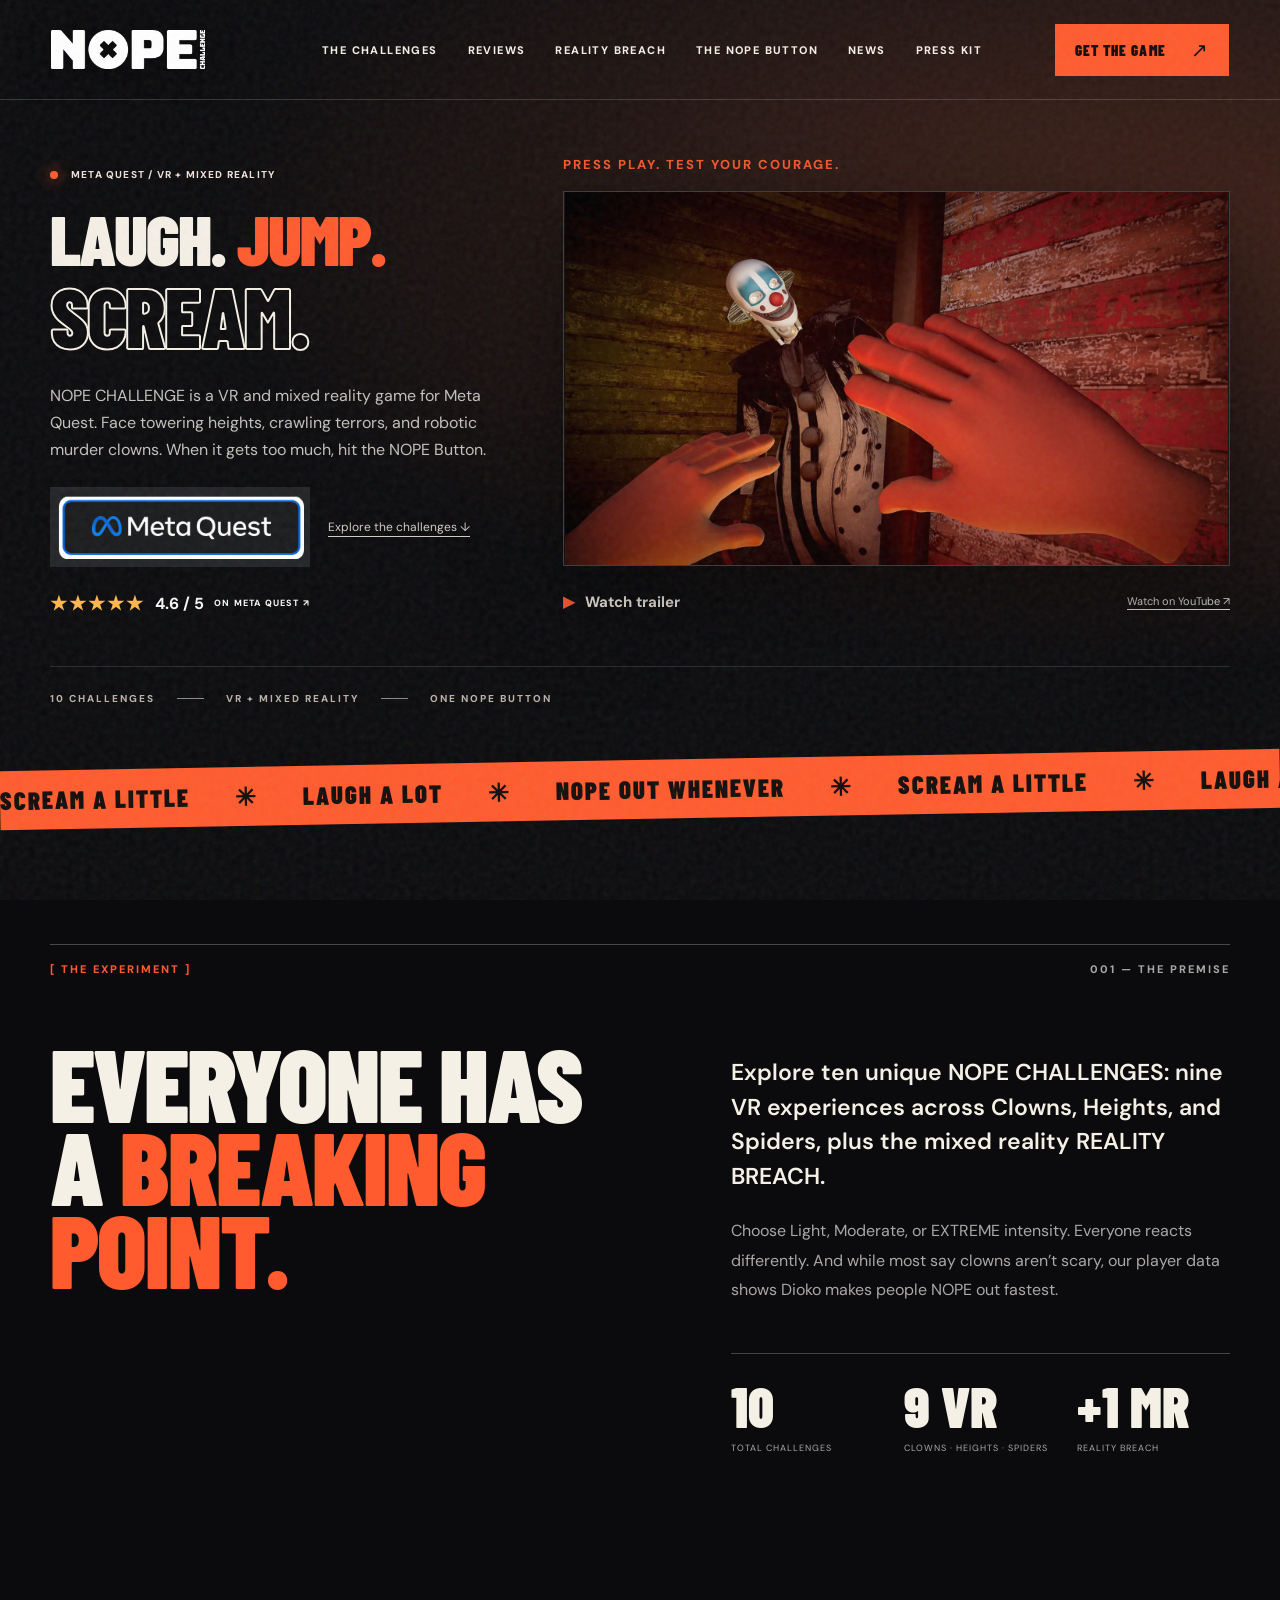
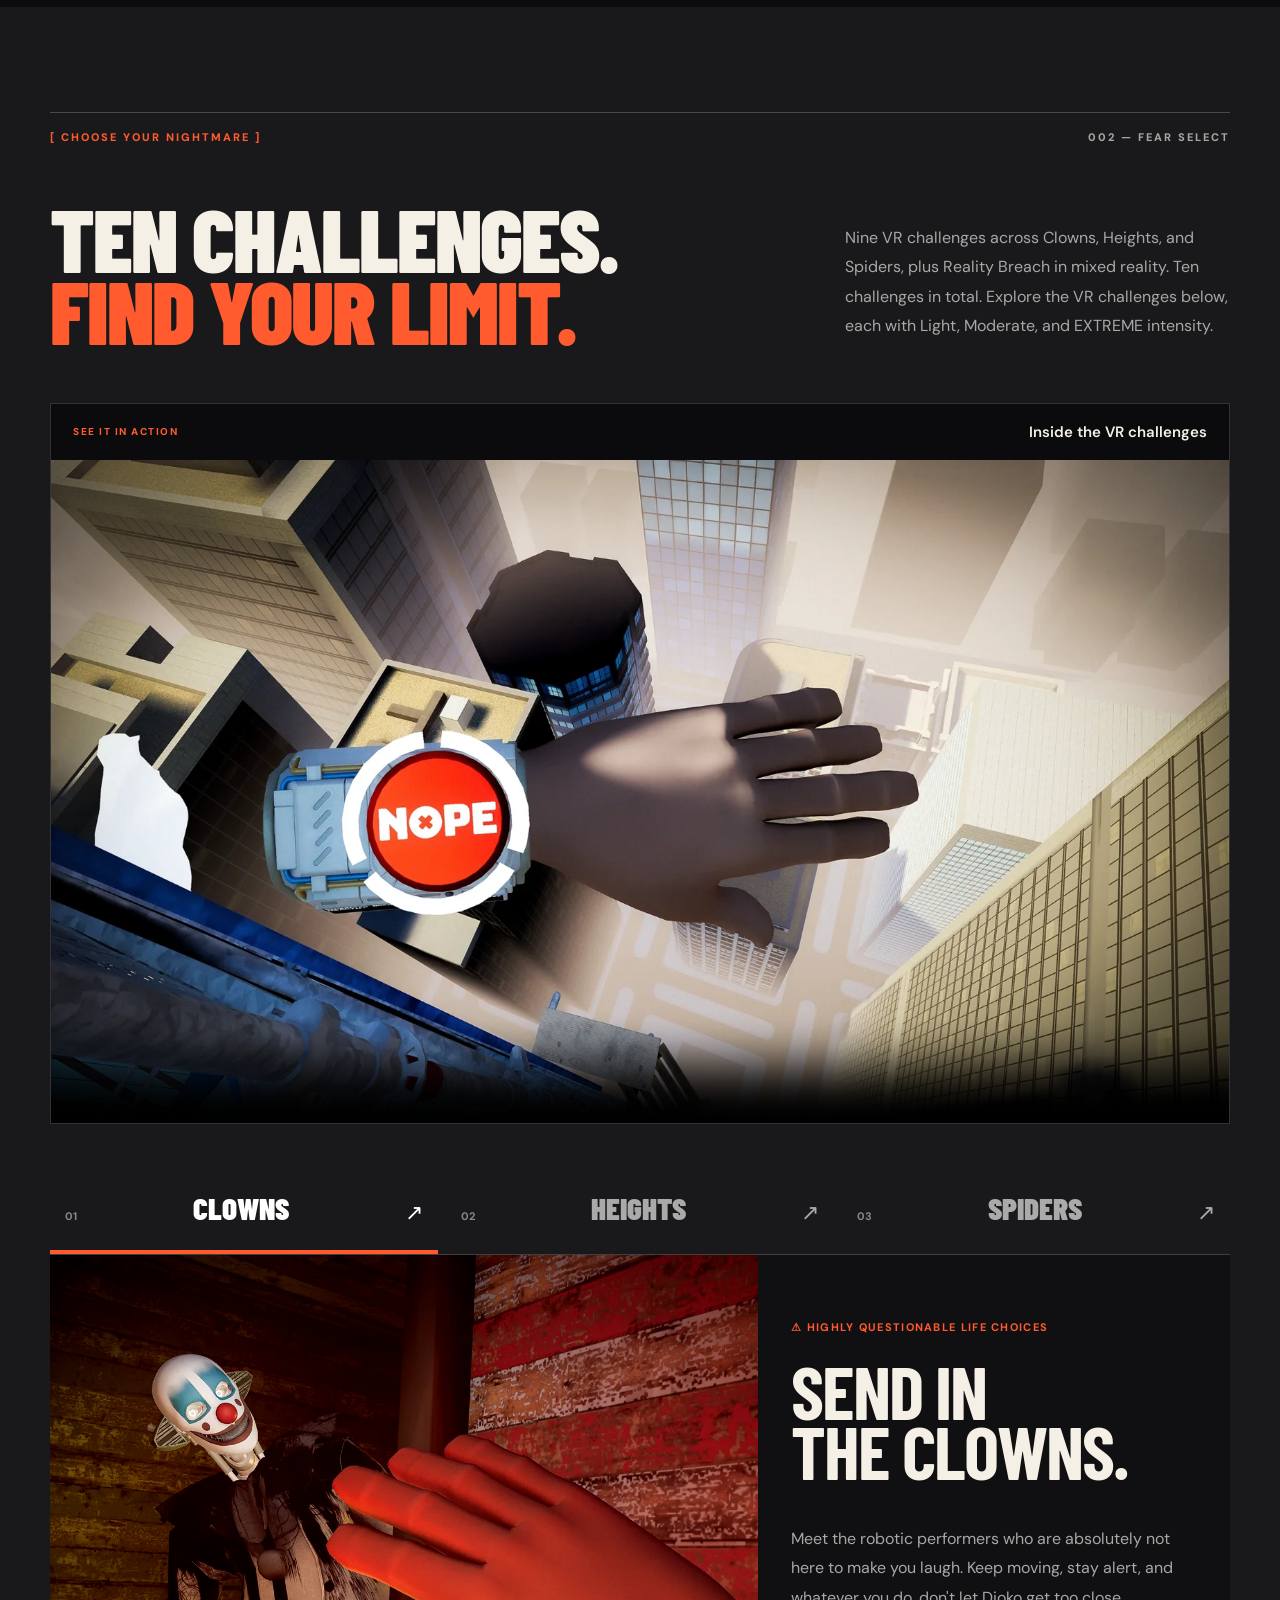
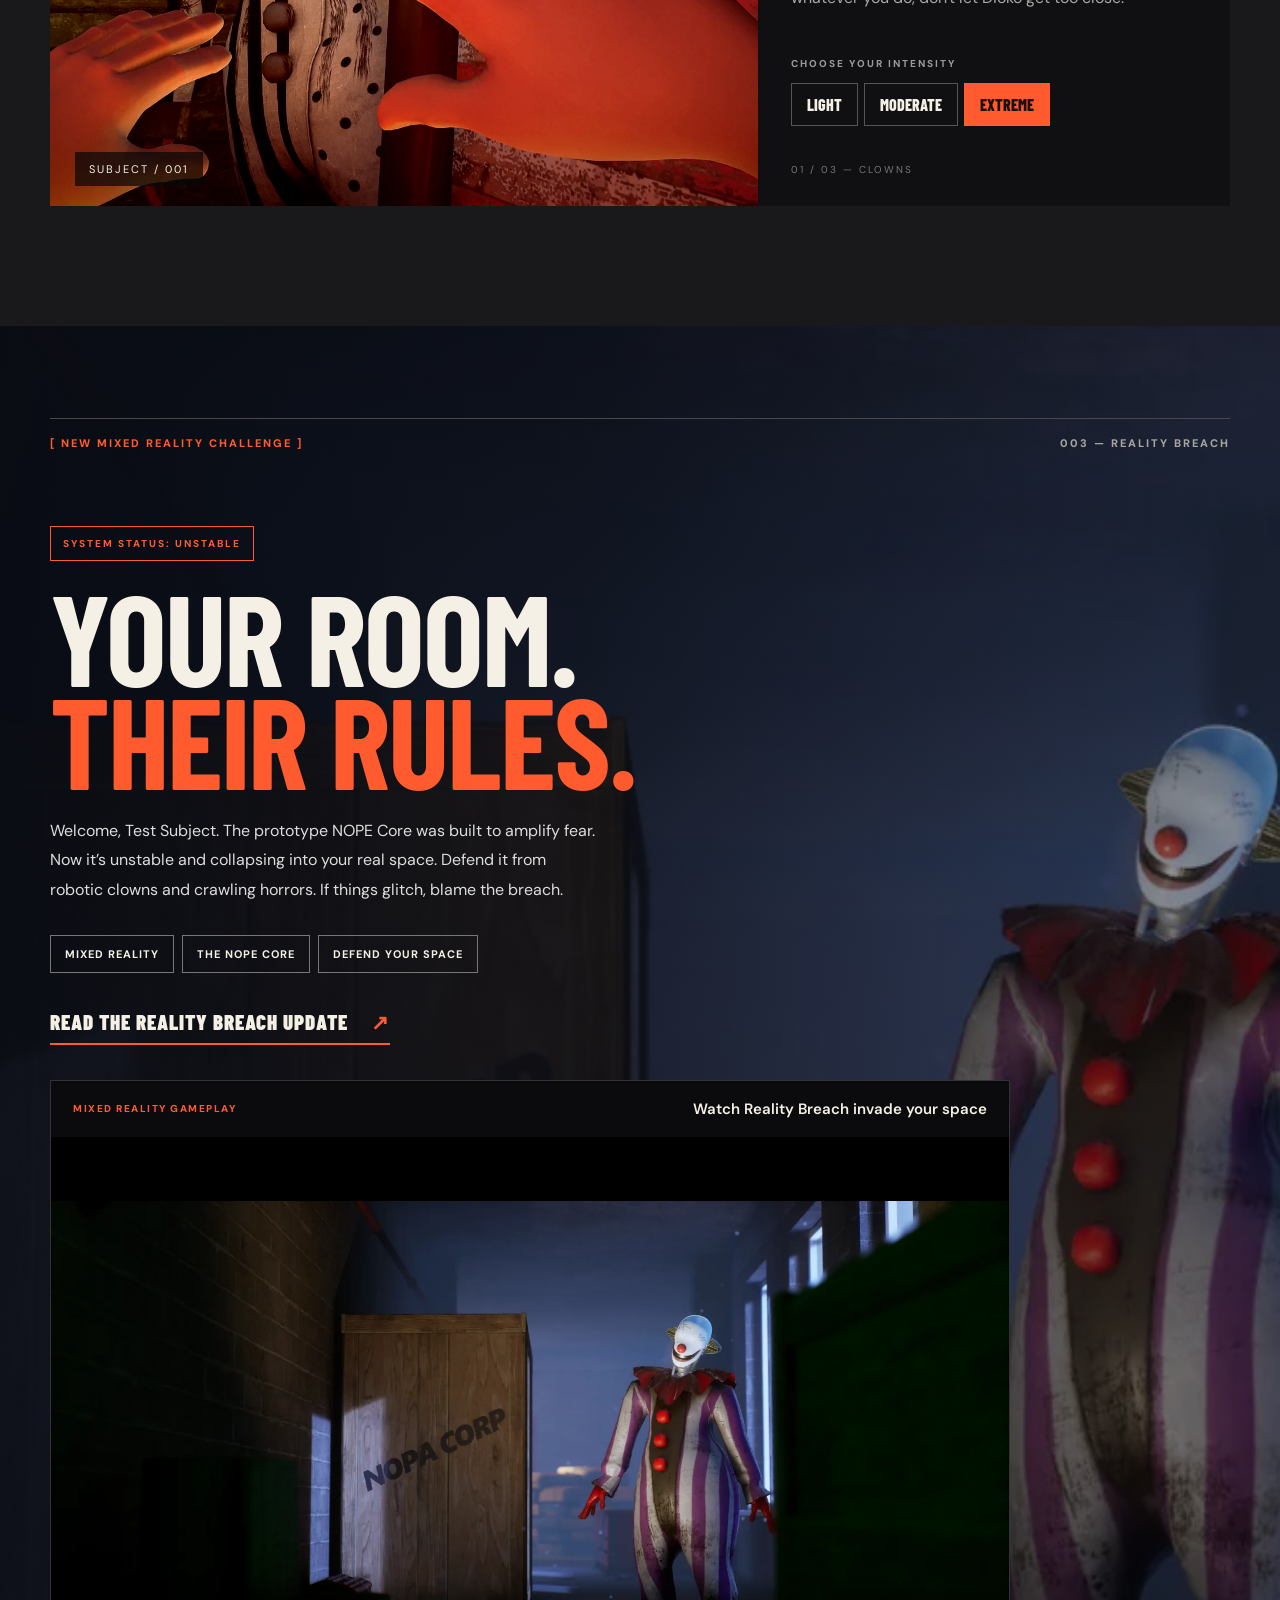
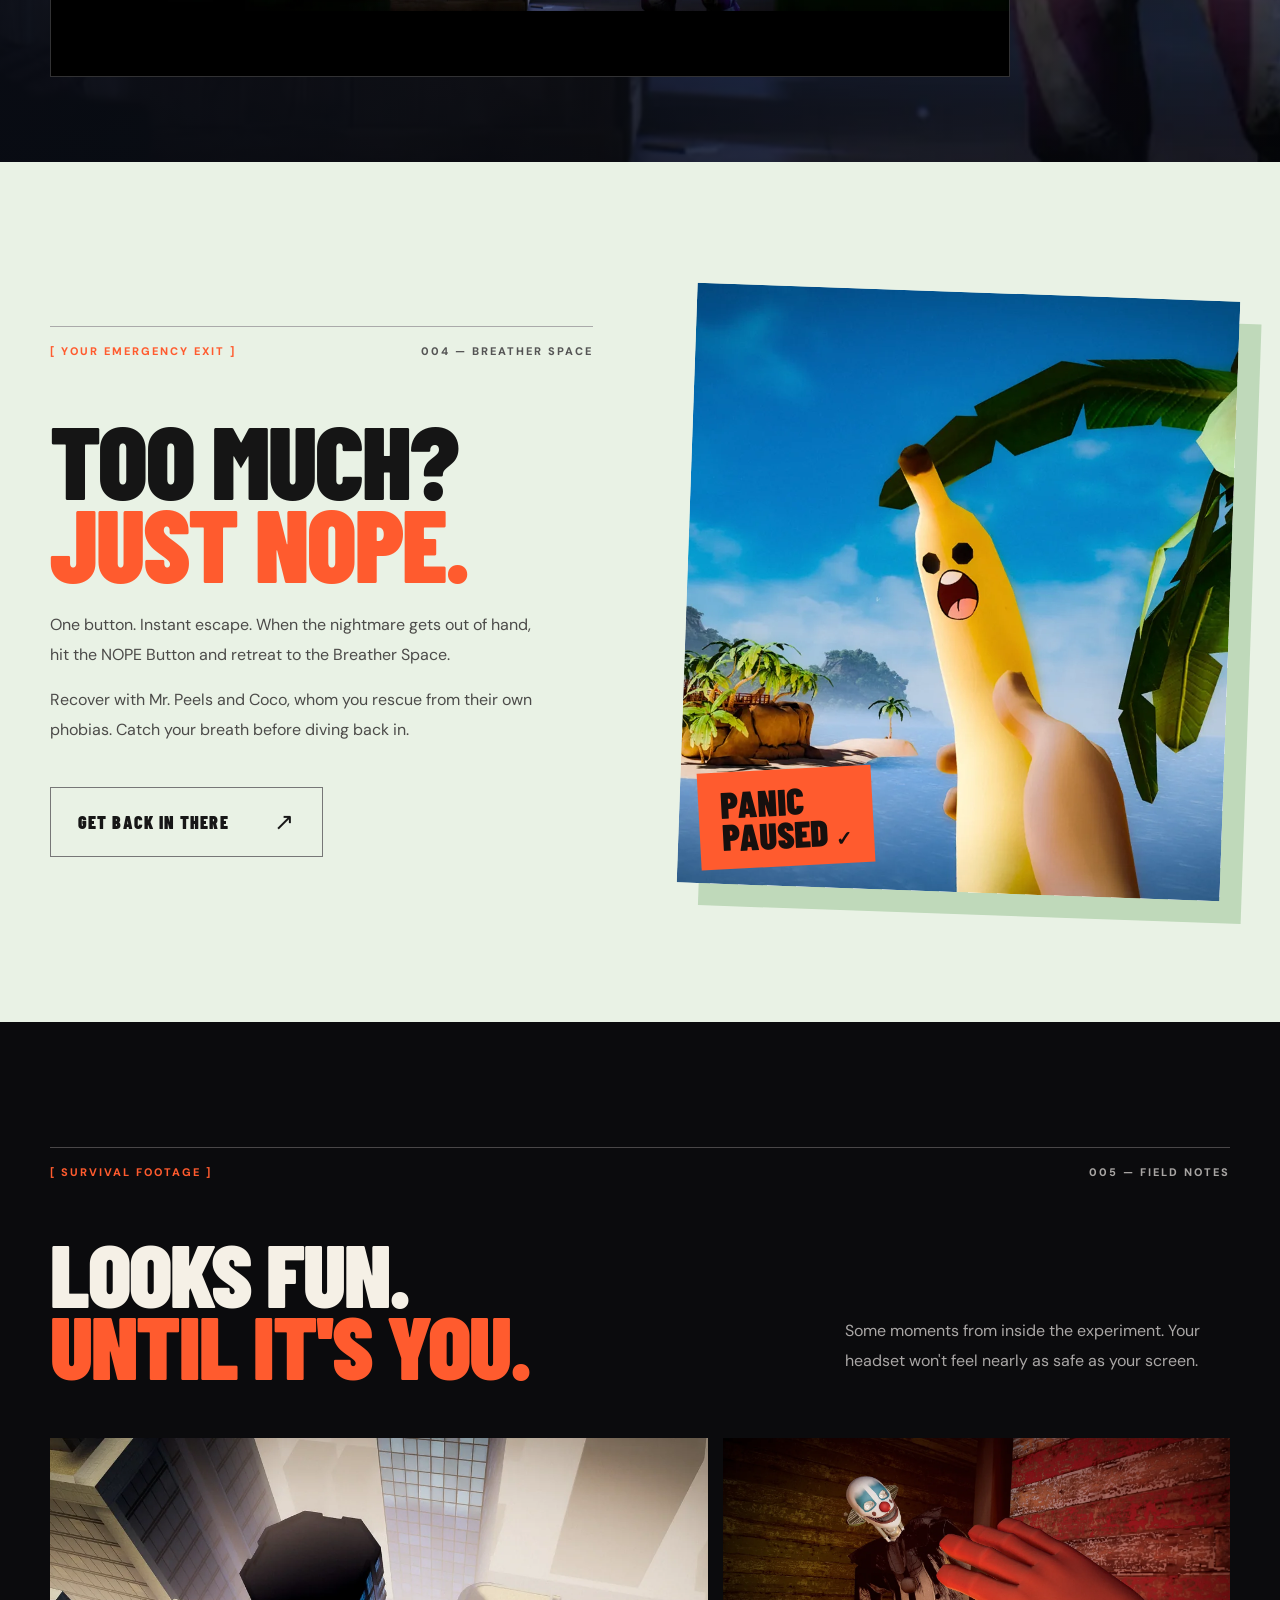
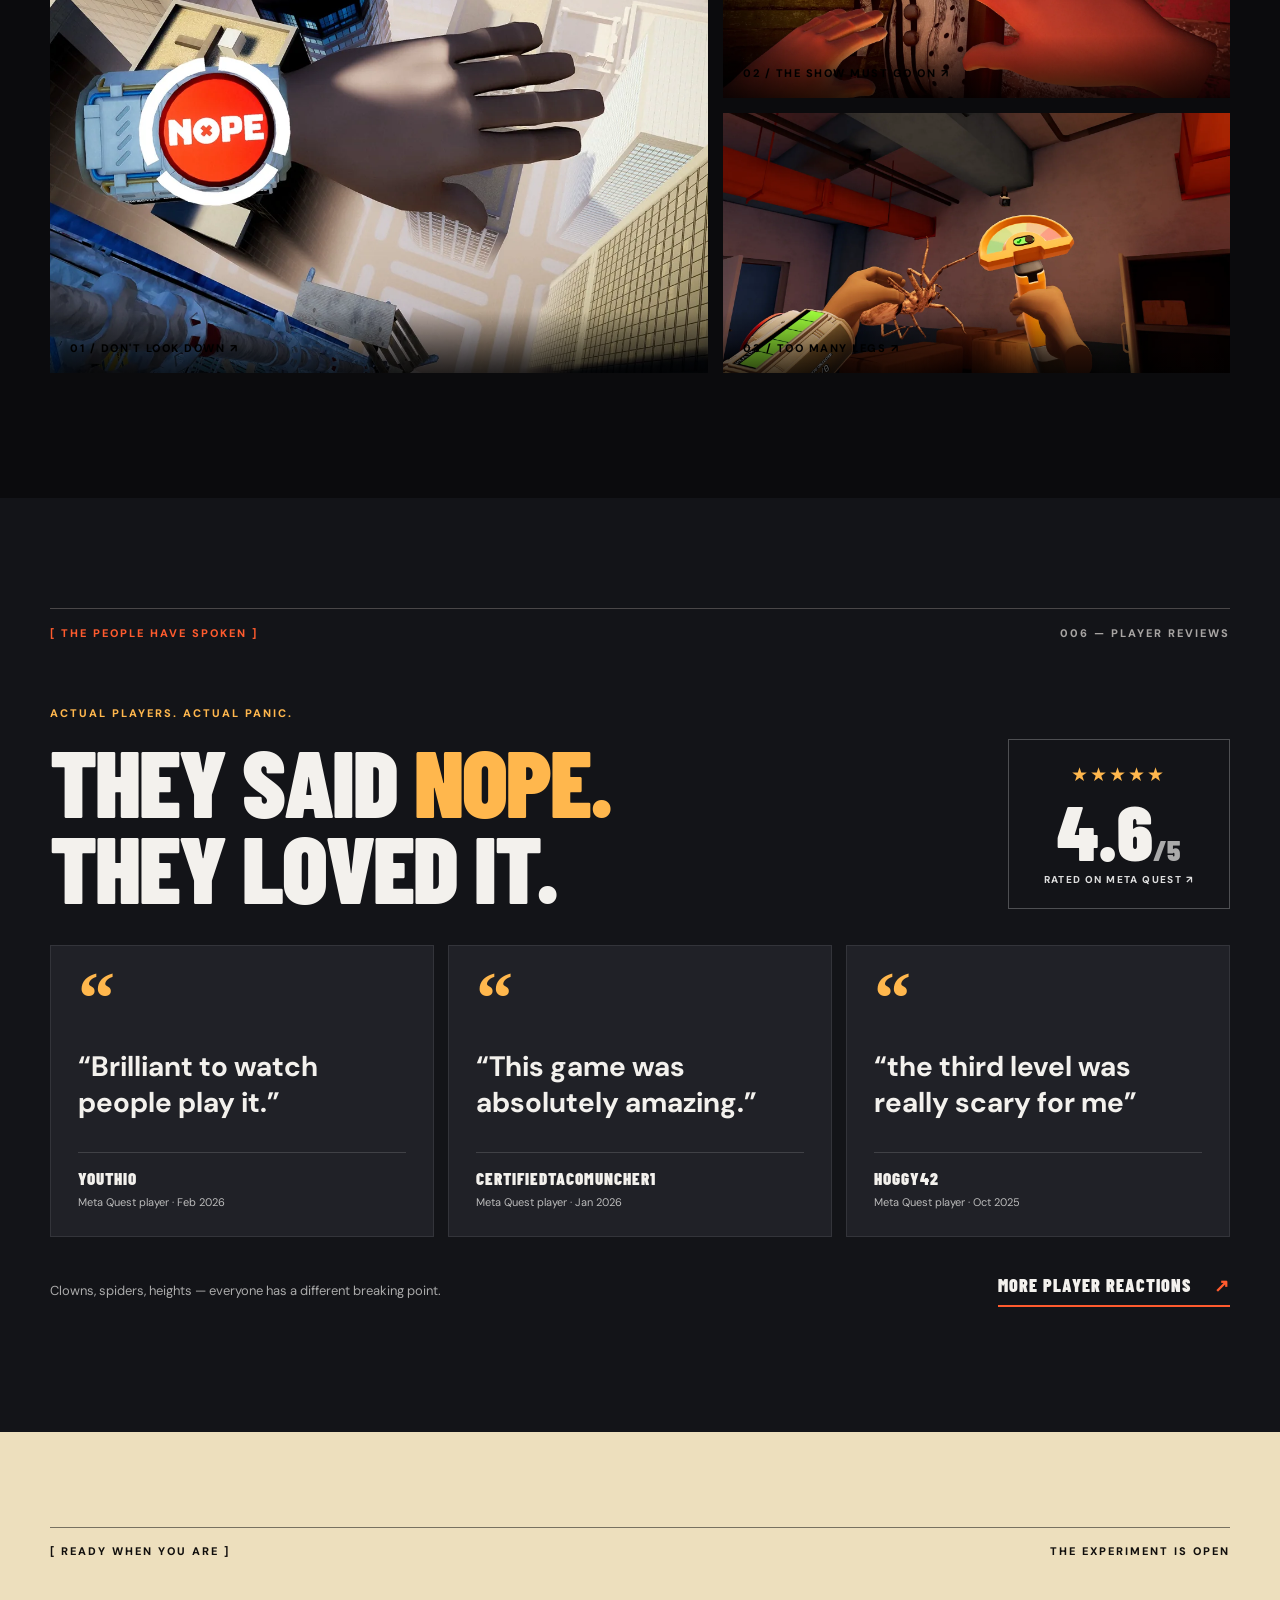
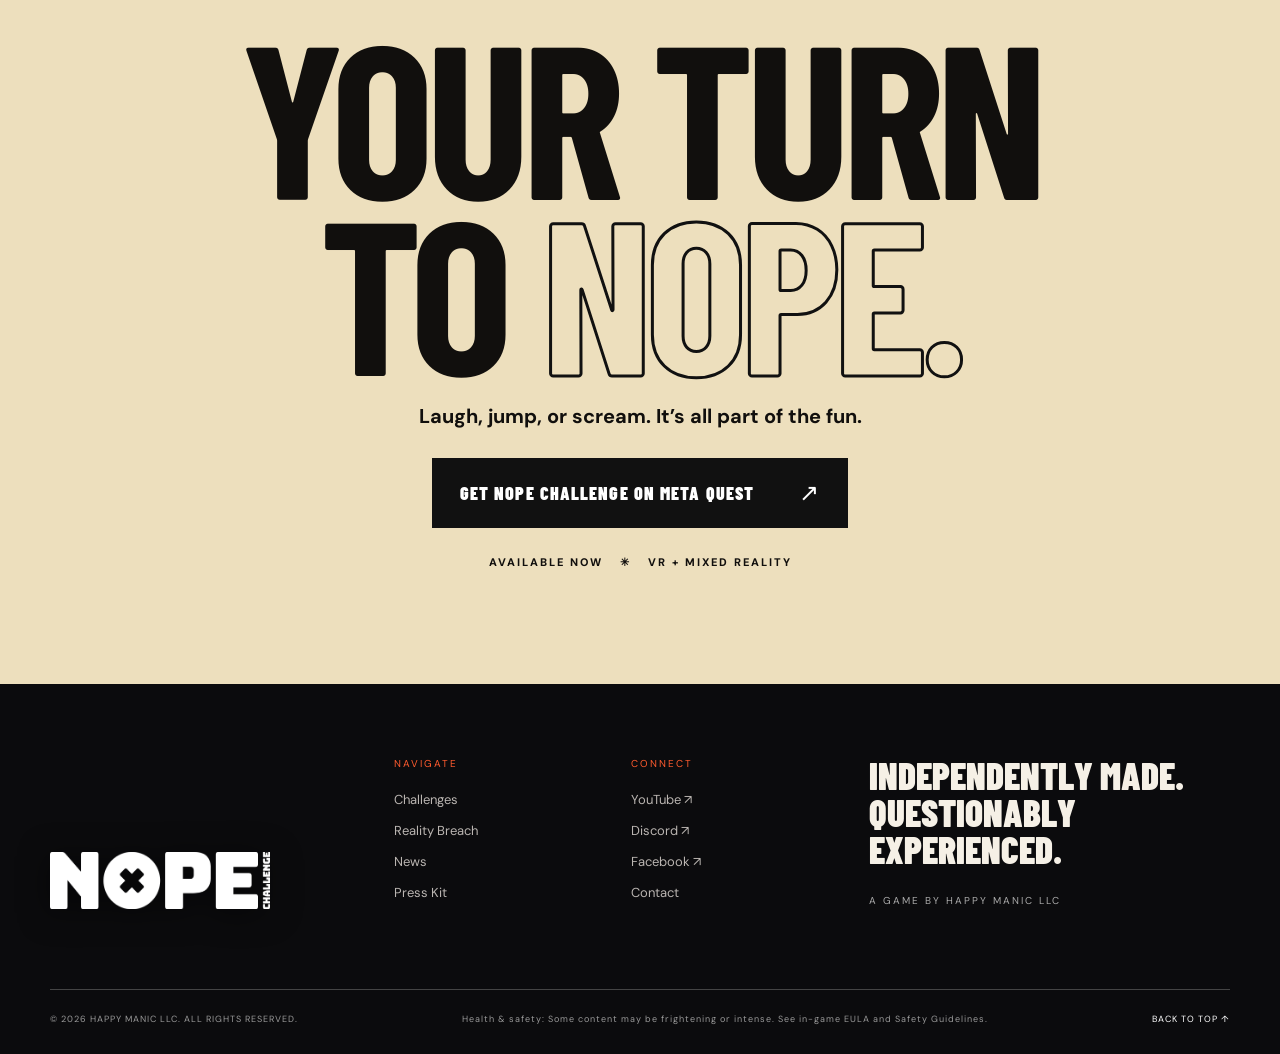
<file: index.html>
<!doctype html><html lang="en"><head><meta charset="UTF-8"><meta name="viewport" content="width=device-width,initial-scale=1"><meta name="theme-color" content="#0b0b0d"><link rel="preconnect" href="https://fonts.googleapis.com"><link rel="preconnect" href="https://fonts.gstatic.com" crossorigin><link href="https://fonts.googleapis.com/css2?family=Barlow+Condensed:wght@600;700;800;900&family=DM+Sans:wght@400;500;600;700&display=swap" rel="stylesheet"><link rel="stylesheet" href="styles.css"><link rel="icon" type="image/svg+xml" href="assets/favicon.svg"><title>NOPE CHALLENGE — VR &amp; Mixed Reality Game for Meta Quest</title><meta name="description" content="Play NOPE CHALLENGE on Meta Quest: nine VR challenges featuring clowns, heights, and spiders, plus Reality Breach in mixed reality. Watch gameplay and trailers."><link rel="canonical" href="https://nopechallenge.com/"><meta property="og:type" content="website"><meta property="og:site_name" content="NOPE CHALLENGE"><meta property="og:title" content="NOPE CHALLENGE — VR &amp; Mixed Reality Game for Meta Quest"><meta property="og:description" content="Play NOPE CHALLENGE on Meta Quest: nine VR challenges featuring clowns, heights, and spiders, plus Reality Breach in mixed reality. Watch gameplay and trailers."><meta property="og:url" content="https://nopechallenge.com/"><meta property="og:image" content="https://nopechallenge.com/assets/social-preview.jpg"><meta property="og:image:alt" content="NOPE CHALLENGE official trailer artwork featuring a robotic clown"><meta name="twitter:card" content="summary_large_image"><meta name="twitter:title" content="NOPE CHALLENGE — VR &amp; Mixed Reality Game for Meta Quest"><meta name="twitter:description" content="Play NOPE CHALLENGE on Meta Quest: nine VR challenges featuring clowns, heights, and spiders, plus Reality Breach in mixed reality. Watch gameplay and trailers."><meta name="twitter:image" content="https://nopechallenge.com/assets/social-preview.jpg"><script type="application/ld+json">{"@context":"https://schema.org","@graph":[{"@type":"Organization","@id":"https://nopechallenge.com/#developer","name":"Happy Manic LLC","url":"https://happymanic.com/"},{"@type":"WebSite","@id":"https://nopechallenge.com/#website","url":"https://nopechallenge.com/","name":"NOPE CHALLENGE","publisher":{"@id":"https://nopechallenge.com/#developer"},"inLanguage":"en"},{"@type":"WebPage","@id":"https://nopechallenge.com/#page","url":"https://nopechallenge.com/","name":"NOPE CHALLENGE — VR & Mixed Reality Game for Meta Quest","description":"Play NOPE CHALLENGE on Meta Quest: nine VR challenges featuring clowns, heights, and spiders, plus Reality Breach in mixed reality. Watch gameplay and trailers.","isPartOf":{"@id":"https://nopechallenge.com/#website"},"about":{"@id":"https://nopechallenge.com/#game"}},{"@type":"VideoGame","@id":"https://nopechallenge.com/#game","name":"NOPE CHALLENGE","url":"https://nopechallenge.com/","description":"A VR and mixed reality game for Meta Quest with nine VR challenges across clowns, heights, and spiders, plus the Reality Breach mixed reality challenge.","gamePlatform":"Meta Quest","image":"https://nopechallenge.com/assets/social-preview.jpg","publisher":{"@id":"https://nopechallenge.com/#developer"},"sameAs":["https://www.meta.com/experiences/4209841532432878/"]}]}</script></head><body>
<div class="noise" aria-hidden="true"></div><header class="nav"><a class="brand" href="#home" aria-label="NOPE CHALLENGE home"><img src="assets/logo-white.png" alt="NOPE CHALLENGE" class="site-logo"></a><nav id="navigation" aria-label="Main navigation"><a href="#challenges">THE CHALLENGES</a><a href="#reviews">REVIEWS</a><a href="#reality">REALITY BREACH</a><a href="#escape">THE NOPE BUTTON</a><a href="news/">NEWS</a><a href="press-kit/">PRESS KIT</a></nav><div class="nav-actions"><a class="button button-small" href="https://www.meta.com/experiences/4209841532432878/" target="_blank" rel="noopener noreferrer">GET THE GAME <span>↗</span></a><button class="menu-toggle" aria-controls="navigation" aria-expanded="false" aria-label="Toggle navigation">☰</button></div></header>
<main id="home"><section class="hero hero-trailer"><div class="hero-content container">
<div class="hero-heading"><div class="eyebrow"><span class="dot"></span> META QUEST / VR + MIXED REALITY</div><h1>LAUGH. <em>JUMP.</em><span class="hero-subhead">SCREAM.</span></h1></div>
<div class="trailer-feature" id="trailer"><div class="trailer-kicker">PRESS PLAY. TEST YOUR COURAGE.</div><div class="trailer-screen" id="trailer-screen"><button class="trailer-play" id="trailer-play" aria-label="Play the NOPE CHALLENGE official launch trailer"><img src="https://i.ytimg.com/vi/BD7g0WxrY_4/maxresdefault.jpg" alt="NOPE CHALLENGE official launch trailer" onerror="this.onerror=null;this.src='assets/clowns.webp'"></button></div><div class="trailer-caption"><button type="button" class="trailer-control" id="trailer-control"><span aria-hidden="true">▶</span> Watch trailer</button><a href="https://www.youtube.com/watch?v=BD7g0WxrY_4" target="_blank" rel="noopener noreferrer">Watch on YouTube ↗</a></div></div>
<div class="hero-details"><p>NOPE CHALLENGE is a VR and mixed reality game for Meta Quest. Face towering heights, crawling terrors, and robotic murder clowns. When it gets too much, hit the NOPE Button.</p><div class="hero-buttons"><a href="https://www.meta.com/experiences/4209841532432878/" class="button quest-store-button" target="_blank" rel="noopener noreferrer"><img src="assets/meta-quest-button.png" alt="Get NOPE CHALLENGE on Meta Quest" width="354" height="108"></a><a class="hero-explore" href="#challenges">Explore the challenges ↓</a></div><a class="hero-rating" href="https://www.meta.com/experiences/4209841532432878/" target="_blank" rel="noopener noreferrer"><span class="rating-stars" aria-hidden="true">★★★★★</span><strong>4.6 / 5</strong><span>ON META QUEST ↗</span></a></div>
<div class="hero-meta"><span>10 CHALLENGES</span><span class="line"></span><span>VR + MIXED REALITY</span><span class="line"></span><span>ONE NOPE BUTTON</span></div></div></section>
<section class="marquee" aria-label="Game themes"><div>SCREAM A LITTLE <b>✳</b> LAUGH A LOT <b>✳</b> NOPE OUT WHENEVER <b>✳</b> SCREAM A LITTLE <b>✳</b> LAUGH A LOT <b>✳</b> NOPE OUT WHENEVER <b>✳</b></div></section>
<section class="intro container" id="intro"><div class="section-index">[ THE EXPERIMENT ] <span>001 — THE PREMISE</span></div><div class="intro-layout"><h2>EVERYONE HAS<br>A <span>BREAKING POINT.</span></h2><div class="intro-copy"><p class="lead">Explore ten unique NOPE CHALLENGES: nine VR experiences across Clowns, Heights, and Spiders, plus the mixed reality REALITY BREACH.</p><p>Choose Light, Moderate, or EXTREME intensity. Everyone reacts differently. And while most say clowns aren’t scary, our player data shows Dioko makes people NOPE out fastest.</p><div class="micro-stats"><div><strong>10</strong><small>TOTAL CHALLENGES</small></div><div><strong>9 VR</strong><small>CLOWNS · HEIGHTS · SPIDERS</small></div><div><strong>+1 MR</strong><small>REALITY BREACH</small></div></div></div></div></section>
<section class="challenges" id="challenges"><div class="container"><div class="section-index">[ CHOOSE YOUR NIGHTMARE ] <span>002 — FEAR SELECT</span></div><div class="section-title-row"><h2>TEN CHALLENGES.<br><span>FIND YOUR LIMIT.</span></h2><p>Nine VR challenges across Clowns, Heights, and Spiders, plus Reality Breach in mixed reality. Ten challenges in total. Explore the VR challenges below, each with Light, Moderate, and EXTREME intensity.</p></div><figure class="gameplay-preview"><figcaption><span>SEE IT IN ACTION</span><strong>Inside the VR challenges</strong></figcaption><video controls autoplay muted loop playsinline preload="metadata" poster="assets/heights.webp" aria-label="NOPE CHALLENGE VR gameplay preview"><source src="assets/NopeChallenge_VR.mp4" type="video/mp4">Your browser does not support this video. <a href="assets/NopeChallenge_VR.mp4">Watch the VR gameplay clip</a>.</video></figure><div class="fear-tabs" role="tablist" aria-label="Choose a fear"><button class="fear-tab active" role="tab" id="tab-clowns" aria-selected="true" aria-controls="fear-panel" data-fear="clowns"><span>01</span> CLOWNS <span>↗</span></button><button class="fear-tab" role="tab" id="tab-heights" aria-selected="false" aria-controls="fear-panel" data-fear="heights"><span>02</span> HEIGHTS <span>↗</span></button><button class="fear-tab" role="tab" id="tab-spiders" aria-selected="false" aria-controls="fear-panel" data-fear="spiders"><span>03</span> SPIDERS <span>↗</span></button></div><div class="fear-panel" id="fear-panel" role="tabpanel" aria-labelledby="tab-clowns"><div class="fear-image"><img id="fear-image" src="assets/clowns.webp" alt="A sinister mechanical clown inside a dark room"><div class="image-corner">SUBJECT / 001</div></div><div class="fear-info"><div class="warning">⚠ HIGHLY QUESTIONABLE LIFE CHOICES</div><h3 id="fear-title">SEND IN<br>THE CLOWNS.</h3><p id="fear-description">Meet the robotic performers who are absolutely not here to make you laugh. Keep moving, stay alert, and whatever you do, don't let Dioko get too close.</p><div class="intensity-label">CHOOSE YOUR INTENSITY</div><div class="intensity"><span>LIGHT</span><span>MODERATE</span><span class="hot">EXTREME</span></div><span class="fear-counter" id="fear-counter">01 / 03 — CLOWNS</span></div></div></div></section>
<section class="breach" id="reality"><div class="breach-backdrop"></div><div class="container breach-content"><div class="section-index">[ NEW MIXED REALITY CHALLENGE ] <span>003 — REALITY BREACH</span></div><div class="breach-copy"><div class="red-tag">SYSTEM STATUS: UNSTABLE</div><h2>YOUR ROOM.<br><span>THEIR RULES.</span></h2><p>Welcome, Test Subject. The prototype NOPE Core was built to amplify fear. Now it’s unstable and collapsing into your real space. Defend it from robotic clowns and crawling horrors. If things glitch, blame the breach.</p><div class="feature-chips"><span>MIXED REALITY</span><span>THE NOPE CORE</span><span>DEFEND YOUR SPACE</span></div><a class="text-link" href="news/">READ THE REALITY BREACH UPDATE <span>↗</span></a></div><figure class="gameplay-preview mr-preview"><figcaption><span>MIXED REALITY GAMEPLAY</span><strong>Watch Reality Breach invade your space</strong></figcaption><video controls autoplay muted loop playsinline preload="metadata" poster="assets/reality.webp" aria-label="NOPE CHALLENGE Reality Breach mixed reality gameplay preview"><source src="assets/NopeChallenge_MR.mp4" type="video/mp4">Your browser does not support this video. <a href="assets/NopeChallenge_MR.mp4">Watch the mixed reality clip</a>.</video></figure></div></section>
<section class="escape" id="escape"><div class="container escape-grid"><div class="escape-copy"><div class="section-index">[ YOUR EMERGENCY EXIT ] <span>004 — BREATHER SPACE</span></div><h2>TOO MUCH?<br><span>JUST NOPE.</span></h2><p>One button. Instant escape. When the nightmare gets out of hand, hit the NOPE Button and retreat to the Breather Space.</p><p>Recover with Mr. Peels and Coco, whom you rescue from their own phobias. Catch your breath before diving back in.</p><a class="button button-outline" href="https://www.meta.com/experiences/4209841532432878/" target="_blank" rel="noopener noreferrer">GET BACK IN THERE <span>↗</span></a></div><div class="escape-photo"><img src="assets/breather.webp" alt="The NOPE CHALLENGE Breather Space"><div class="photo-stamp">PANIC<br>PAUSED <span>✓</span></div></div></div></section>
<section class="gallery container" id="gallery"><div class="section-index">[ SURVIVAL FOOTAGE ] <span>005 — FIELD NOTES</span></div><div class="section-title-row"><h2>LOOKS FUN.<br><span>UNTIL IT'S YOU.</span></h2><p>Some moments from inside the experiment. Your headset won't feel nearly as safe as your screen.</p></div><div class="gallery-grid"><button class="gallery-item large" data-full="assets/heights.webp" aria-label="View heights screenshot"><img loading="lazy" src="assets/heights.webp" alt="NOPE CHALLENGE heights gameplay"><span>01 / DON'T LOOK DOWN ↗</span></button><button class="gallery-item" data-full="assets/clowns.webp" aria-label="View clown screenshot"><img loading="lazy" src="assets/clowns.webp" alt="NOPE CHALLENGE clown gameplay"><span>02 / THE SHOW MUST GO ON ↗</span></button><button class="gallery-item" data-full="assets/spiders.webp" aria-label="View spider screenshot"><img loading="lazy" src="assets/spiders.webp" alt="NOPE CHALLENGE spider gameplay"><span>03 / TOO MANY LEGS ↗</span></button></div></section>
<section class="reviews" id="reviews"><div class="container"><div class="section-index">[ THE PEOPLE HAVE SPOKEN ] <span>006 — PLAYER REVIEWS</span></div><div class="reviews-head"><div><p class="reviews-kicker">ACTUAL PLAYERS. ACTUAL PANIC.</p><h2>THEY SAID <em>NOPE.</em><br>THEY LOVED IT.</h2></div><a class="review-score" href="https://www.meta.com/experiences/4209841532432878/" target="_blank" rel="noopener noreferrer" aria-label="See player reviews on the Meta Quest store"><span class="rating-stars" aria-hidden="true">★★★★★</span><strong>4.6<span>/5</span></strong><small>RATED ON META QUEST ↗</small></a></div><div class="reviews-grid"><blockquote class="review-card"><span class="quote-mark">“</span><p>“Brilliant to watch people play it.”</p><footer><strong>YOUTHIO</strong><span>Meta Quest player · Feb 2026</span></footer></blockquote><blockquote class="review-card"><span class="quote-mark">“</span><p>“This game was absolutely amazing.”</p><footer><strong>CERTIFIEDTACOMUNCHER1</strong><span>Meta Quest player · Jan 2026</span></footer></blockquote><blockquote class="review-card"><span class="quote-mark">“</span><p>“the third level was really scary for me”</p><footer><strong>HOGGY42</strong><span>Meta Quest player · Oct 2025</span></footer></blockquote></div><div class="reviews-bottom"><p>Clowns, spiders, heights — everyone has a different breaking point.</p><a class="text-link" href="https://happymanic.com/" target="_blank" rel="noopener noreferrer">MORE PLAYER REACTIONS <span>↗</span></a></div></div></section>
<section class="closing"><div class="container"><div class="closing-top">[ READY WHEN YOU ARE ] <span>THE EXPERIMENT IS OPEN</span></div><h2>YOUR TURN<br>TO <em>NOPE.</em></h2><p>Laugh, jump, or scream. It’s all part of the fun.</p><a href="https://www.meta.com/experiences/4209841532432878/" target="_blank" rel="noopener noreferrer" class="button button-light">GET NOPE CHALLENGE ON META QUEST <span>↗</span></a><div class="closing-small">AVAILABLE NOW <span>✳</span> VR + MIXED REALITY</div></div></section></main>
<footer><div class="container footer-grid"><a class="brand footer-brand" href="#home"><img class="site-logo" src="assets/logo-white.png" alt="NOPE CHALLENGE"></a><div><span class="foot-label">NAVIGATE</span><a href="#challenges">Challenges</a><a href="#reality">Reality Breach</a><a href="news/">News</a><a href="press-kit/">Press Kit</a></div><div><span class="foot-label">CONNECT</span><a href="https://www.youtube.com/@nopechallenge" target="_blank" rel="noopener noreferrer">YouTube ↗</a><a href="https://discord.gg/AuGu7J6nq8" target="_blank" rel="noopener noreferrer">Discord ↗</a><a href="https://www.facebook.com/nopechallenge" target="_blank" rel="noopener noreferrer">Facebook ↗</a><a href="contact/">Contact</a></div><div class="foot-pitch"><p>INDEPENDENTLY MADE.<br>QUESTIONABLY EXPERIENCED.</p><span>A GAME BY HAPPY MANIC LLC</span></div></div><div class="container foot-bottom"><span>© <span id="year">2026</span> HAPPY MANIC LLC. ALL RIGHTS RESERVED.</span><span>Health &amp; safety: Some content may be frightening or intense. See in-game EULA and Safety Guidelines.</span><a href="#home">BACK TO TOP ↑</a></div></footer>
<dialog id="lightbox" aria-label="Screenshot viewer"><button id="lightbox-close" aria-label="Close screenshot">✕</button><img id="lightbox-image" alt="Expanded game screenshot"></dialog><script src="script.js"></script></body></html>
</file>
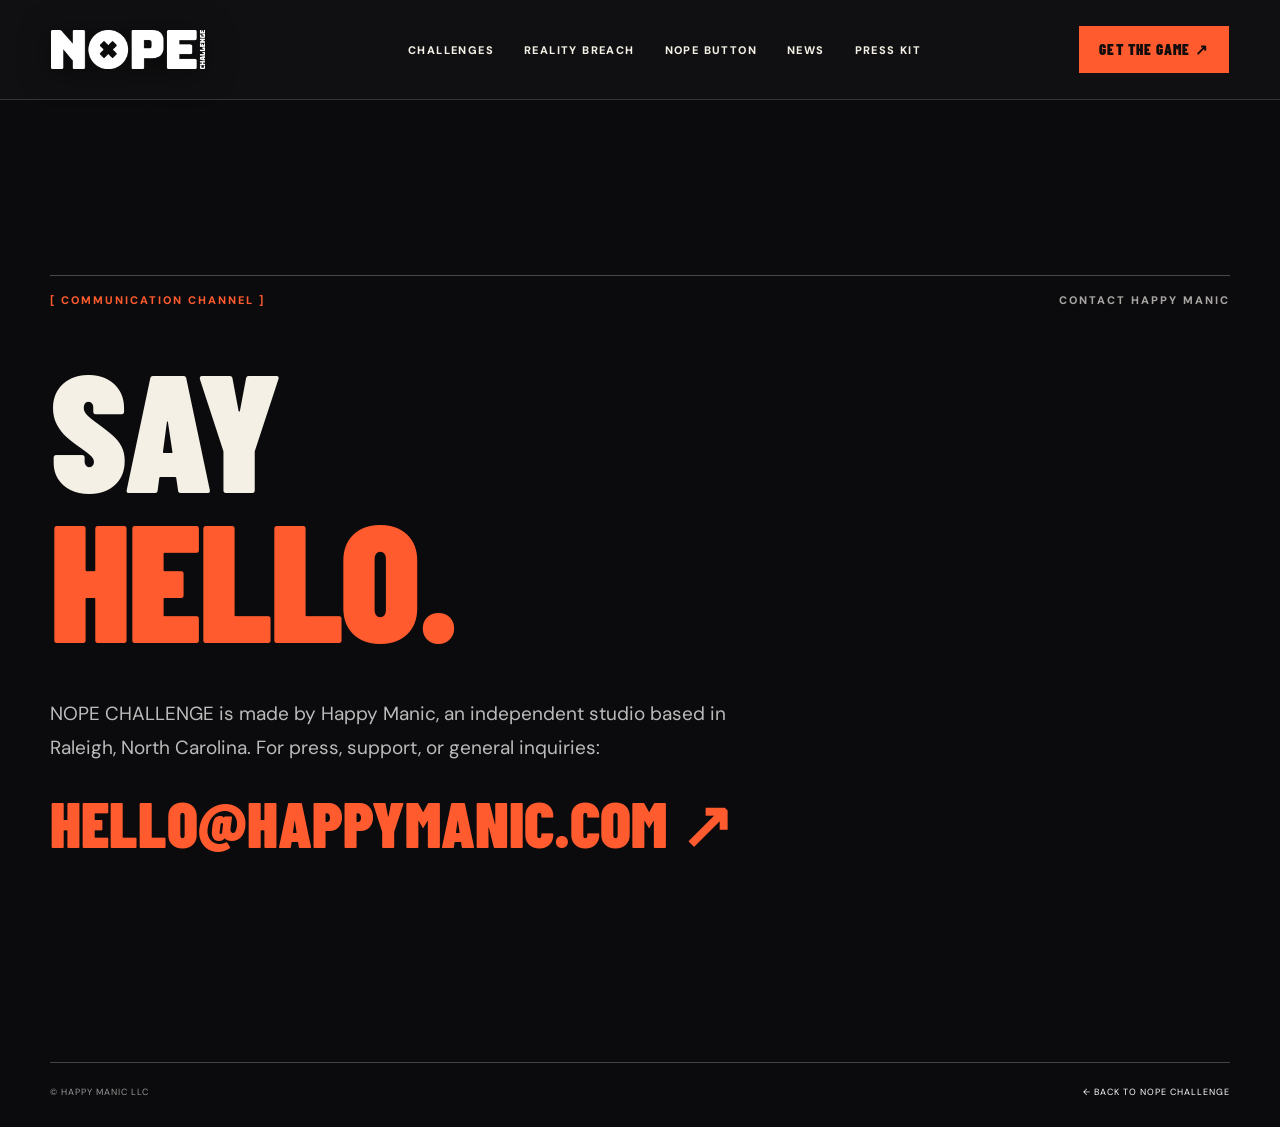
<file: contact/index.html>
<!doctype html><html lang="en"><head><meta charset="utf-8"><meta name="viewport" content="width=device-width,initial-scale=1"><link rel="stylesheet" href="../styles.css"><link href="https://fonts.googleapis.com/css2?family=Barlow+Condensed:wght@600;700;800;900&family=DM+Sans:wght@400;500;600;700&display=swap" rel="stylesheet"><link rel="icon" type="image/svg+xml" href="../assets/favicon.svg"><title>Contact Happy Manic — NOPE CHALLENGE</title><meta name="description" content="Contact Happy Manic, the developer of NOPE CHALLENGE, for game support, press requests, and general inquiries."><link rel="canonical" href="https://nopechallenge.com/contact/"><meta property="og:type" content="website"><meta property="og:site_name" content="NOPE CHALLENGE"><meta property="og:title" content="Contact Happy Manic — NOPE CHALLENGE"><meta property="og:description" content="Contact Happy Manic, the developer of NOPE CHALLENGE, for game support, press requests, and general inquiries."><meta property="og:url" content="https://nopechallenge.com/contact/"><meta property="og:image" content="https://nopechallenge.com/assets/social-preview.jpg"><meta property="og:image:alt" content="NOPE CHALLENGE official trailer artwork featuring a robotic clown"><meta name="twitter:card" content="summary_large_image"><meta name="twitter:title" content="Contact Happy Manic — NOPE CHALLENGE"><meta name="twitter:description" content="Contact Happy Manic, the developer of NOPE CHALLENGE, for game support, press requests, and general inquiries."><meta name="twitter:image" content="https://nopechallenge.com/assets/social-preview.jpg"><script type="application/ld+json">{"@context":"https://schema.org","@graph":[{"@type":"Organization","@id":"https://nopechallenge.com/#developer","name":"Happy Manic LLC","url":"https://happymanic.com/"},{"@type":"WebSite","@id":"https://nopechallenge.com/#website","url":"https://nopechallenge.com/","name":"NOPE CHALLENGE","publisher":{"@id":"https://nopechallenge.com/#developer"},"inLanguage":"en"},{"@type":"ContactPage","@id":"https://nopechallenge.com/contact/#page","url":"https://nopechallenge.com/contact/","name":"Contact Happy Manic — NOPE CHALLENGE","description":"Contact Happy Manic, the developer of NOPE CHALLENGE, for game support, press requests, and general inquiries.","isPartOf":{"@id":"https://nopechallenge.com/#website"},"about":{"@id":"https://nopechallenge.com/#game"}},{"@type":"BreadcrumbList","itemListElement":[{"@type":"ListItem","position":1,"name":"NOPE CHALLENGE","item":"https://nopechallenge.com/"},{"@type":"ListItem","position":2,"name":"Contact Happy Manic","item":"https://nopechallenge.com/contact/"}]}]}</script></head><body><header class="nav sub-nav"><a class="brand" href="../"><img src="../assets/logo-white.png" alt="NOPE CHALLENGE" class="site-logo"></a><nav id="navigation"><a href="../#challenges">CHALLENGES</a><a href="../#reality">REALITY BREACH</a><a href="../#escape">NOPE BUTTON</a><a href="../news/">NEWS</a><a href="../press-kit/">PRESS KIT</a></nav><div class="nav-actions"><a class="button button-small" href="https://www.meta.com/experiences/4209841532432878/">GET THE GAME ↗</a><button class="menu-toggle" aria-controls="navigation" aria-expanded="false" aria-label="Toggle navigation">☰</button></div></header><main class="subpage container"><div class="section-index">[ COMMUNICATION CHANNEL ] <span>CONTACT HAPPY MANIC</span></div><h1>SAY<br><span style="color:var(--orange)">HELLO.</span></h1><p class="introtext">NOPE CHALLENGE is made by Happy Manic, an independent studio based in Raleigh, North Carolina. For press, support, or general inquiries:</p><p><a class="contact-link" href="mailto:hello@happymanic.com">HELLO@HAPPYMANIC.COM ↗</a></p></main><footer><div class="container foot-bottom"><span>© HAPPY MANIC LLC</span><a href="../">← BACK TO NOPE CHALLENGE</a></div></footer><script src="../script.js"></script></body></html>
</file>
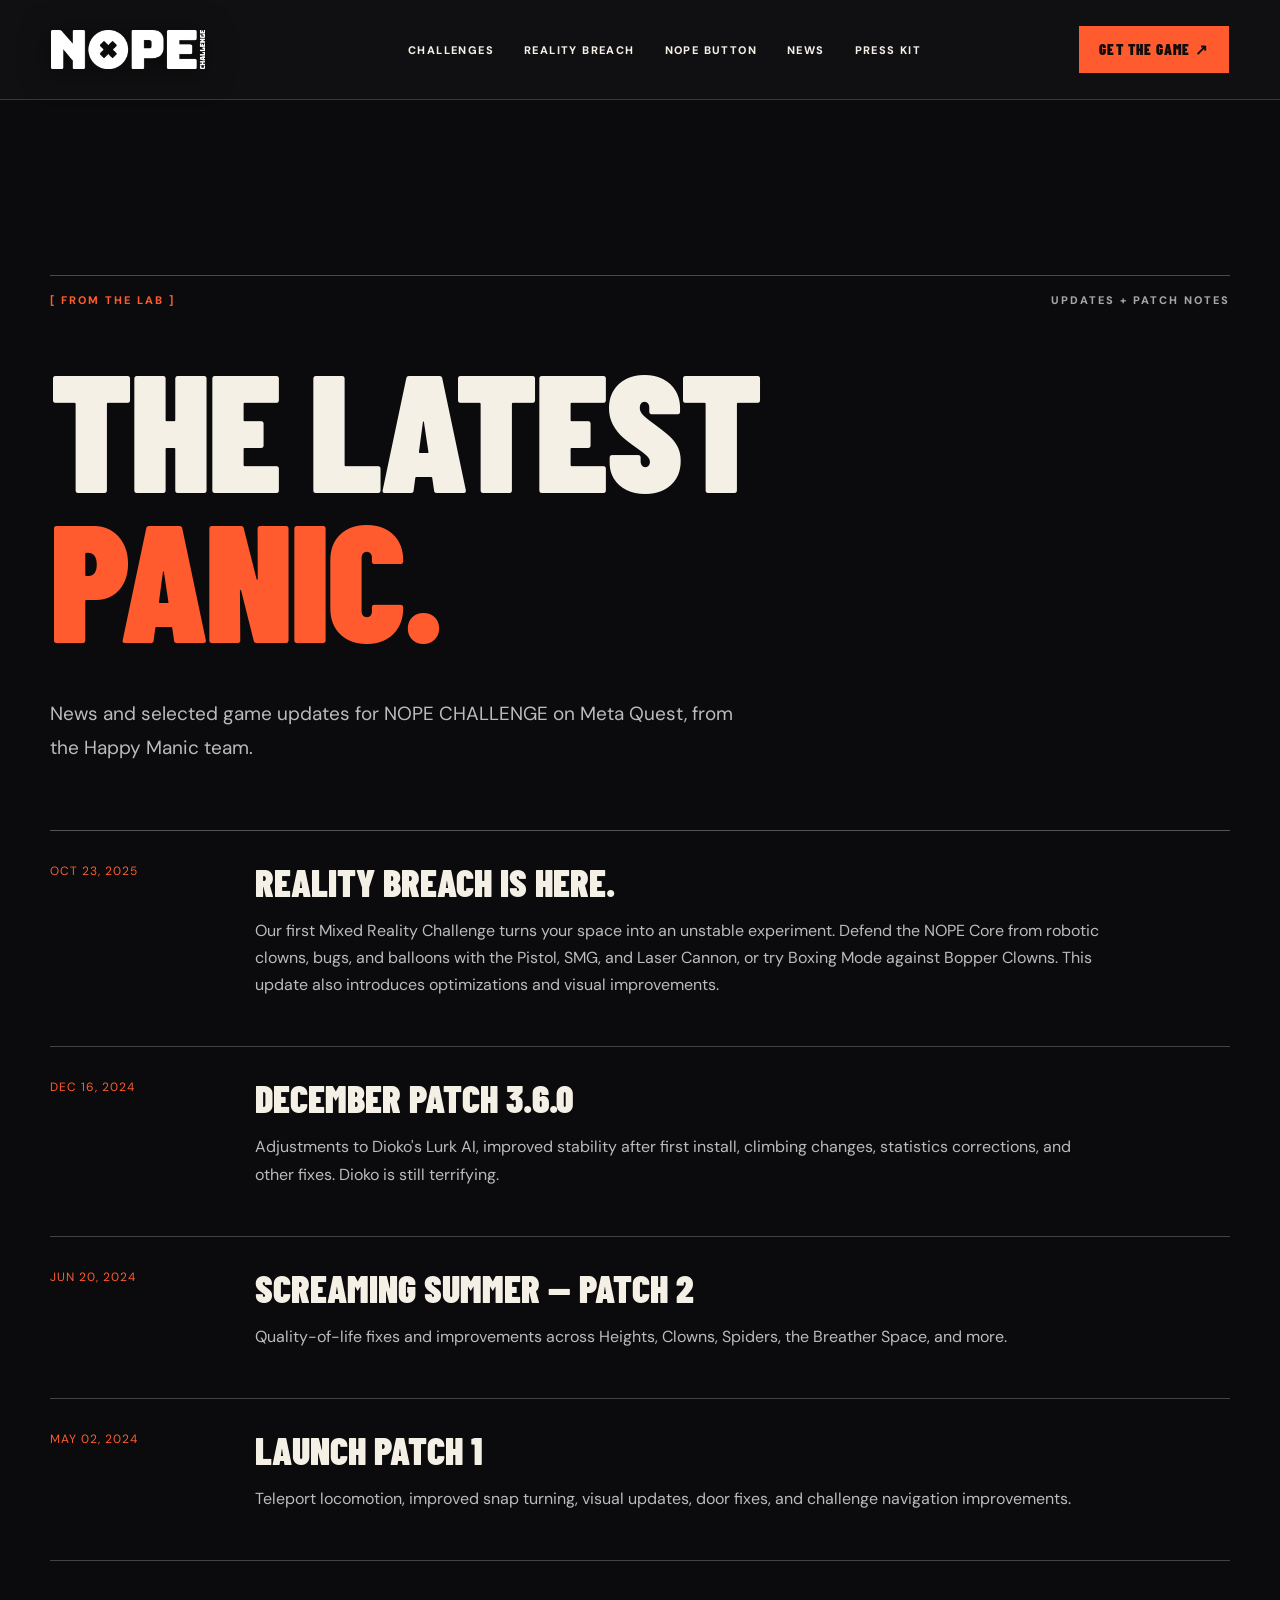
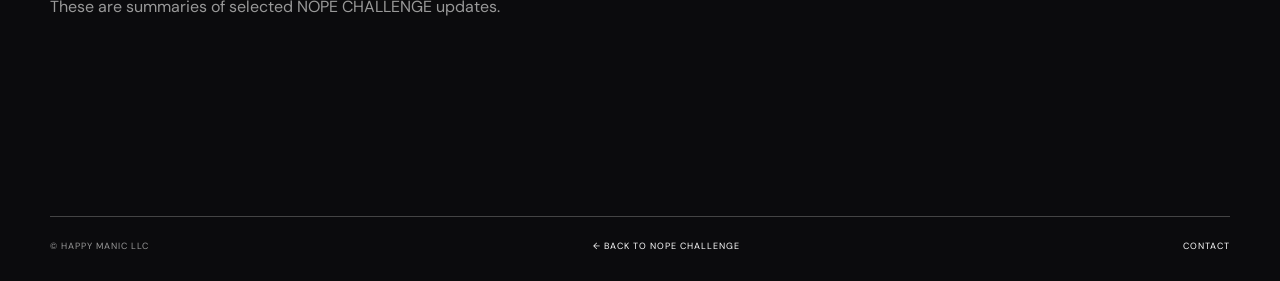
<file: news/index.html>
<!doctype html><html lang="en"><head><meta charset="utf-8"><meta name="viewport" content="width=device-width,initial-scale=1"><link rel="stylesheet" href="../styles.css"><link href="https://fonts.googleapis.com/css2?family=Barlow+Condensed:wght@600;700;800;900&family=DM+Sans:wght@400;500;600;700&display=swap" rel="stylesheet"><link rel="icon" type="image/svg+xml" href="../assets/favicon.svg"><title>NOPE CHALLENGE News &amp; Game Updates</title><meta name="description" content="Read NOPE CHALLENGE news and selected patch notes from Happy Manic, including Reality Breach, the mixed reality challenge for Meta Quest."><link rel="canonical" href="https://nopechallenge.com/news/"><meta property="og:type" content="website"><meta property="og:site_name" content="NOPE CHALLENGE"><meta property="og:title" content="NOPE CHALLENGE News &amp; Game Updates"><meta property="og:description" content="Read NOPE CHALLENGE news and selected patch notes from Happy Manic, including Reality Breach, the mixed reality challenge for Meta Quest."><meta property="og:url" content="https://nopechallenge.com/news/"><meta property="og:image" content="https://nopechallenge.com/assets/social-preview.jpg"><meta property="og:image:alt" content="NOPE CHALLENGE official trailer artwork featuring a robotic clown"><meta name="twitter:card" content="summary_large_image"><meta name="twitter:title" content="NOPE CHALLENGE News &amp; Game Updates"><meta name="twitter:description" content="Read NOPE CHALLENGE news and selected patch notes from Happy Manic, including Reality Breach, the mixed reality challenge for Meta Quest."><meta name="twitter:image" content="https://nopechallenge.com/assets/social-preview.jpg"><script type="application/ld+json">{"@context":"https://schema.org","@graph":[{"@type":"Organization","@id":"https://nopechallenge.com/#developer","name":"Happy Manic LLC","url":"https://happymanic.com/"},{"@type":"WebSite","@id":"https://nopechallenge.com/#website","url":"https://nopechallenge.com/","name":"NOPE CHALLENGE","publisher":{"@id":"https://nopechallenge.com/#developer"},"inLanguage":"en"},{"@type":"WebPage","@id":"https://nopechallenge.com/news/#page","url":"https://nopechallenge.com/news/","name":"NOPE CHALLENGE News & Game Updates","description":"Read NOPE CHALLENGE news and selected patch notes from Happy Manic, including Reality Breach, the mixed reality challenge for Meta Quest.","isPartOf":{"@id":"https://nopechallenge.com/#website"},"about":{"@id":"https://nopechallenge.com/#game"}},{"@type":"BreadcrumbList","itemListElement":[{"@type":"ListItem","position":1,"name":"NOPE CHALLENGE","item":"https://nopechallenge.com/"},{"@type":"ListItem","position":2,"name":"NOPE CHALLENGE News & Game Updates","item":"https://nopechallenge.com/news/"}]}]}</script></head><body><header class="nav sub-nav"><a class="brand" href="../"><img src="../assets/logo-white.png" alt="NOPE CHALLENGE" class="site-logo"></a><nav id="navigation"><a href="../#challenges">CHALLENGES</a><a href="../#reality">REALITY BREACH</a><a href="../#escape">NOPE BUTTON</a><a href="../news/">NEWS</a><a href="../press-kit/">PRESS KIT</a></nav><div class="nav-actions"><a class="button button-small" href="https://www.meta.com/experiences/4209841532432878/">GET THE GAME ↗</a><button class="menu-toggle" aria-controls="navigation" aria-expanded="false" aria-label="Toggle navigation">☰</button></div></header><main class="subpage container"><div class="section-index">[ FROM THE LAB ] <span>UPDATES + PATCH NOTES</span></div><h1>THE LATEST<br><span style="color:var(--orange)">PANIC.</span></h1><p class="introtext">News and selected game updates for NOPE CHALLENGE on Meta Quest, from the Happy Manic team.</p><div class="content-list"><article id="reality-breach"><time datetime="2025-10-23">OCT 23, 2025</time><div><h2>REALITY BREACH IS HERE.</h2><p>Our first Mixed Reality Challenge turns your space into an unstable experiment. Defend the NOPE Core from robotic clowns, bugs, and balloons with the Pistol, SMG, and Laser Cannon, or try Boxing Mode against Bopper Clowns. This update also introduces optimizations and visual improvements.</p></div></article><article id="patch-3-6-0"><time datetime="2024-12-16">DEC 16, 2024</time><div><h2>DECEMBER PATCH 3.6.0</h2><p>Adjustments to Dioko's Lurk AI, improved stability after first install, climbing changes, statistics corrections, and other fixes. Dioko is still terrifying.</p></div></article><article id="screaming-summer-patch-2"><time datetime="2024-06-20">JUN 20, 2024</time><div><h2>SCREAMING SUMMER — PATCH 2</h2><p>Quality-of-life fixes and improvements across Heights, Clowns, Spiders, the Breather Space, and more.</p></div></article><article id="patch-1"><time datetime="2024-05-02">MAY 02, 2024</time><div><h2>LAUNCH PATCH 1</h2><p>Teleport locomotion, improved snap turning, visual updates, door fixes, and challenge navigation improvements.</p></div></article></div><p style="color:#999;margin-top:35px">These are summaries of selected NOPE CHALLENGE updates.</p></main><footer><div class="container foot-bottom"><span>© HAPPY MANIC LLC</span><a href="../">← BACK TO NOPE CHALLENGE</a><a href="../contact/">CONTACT</a></div></footer><script src="../script.js"></script></body></html>
</file>
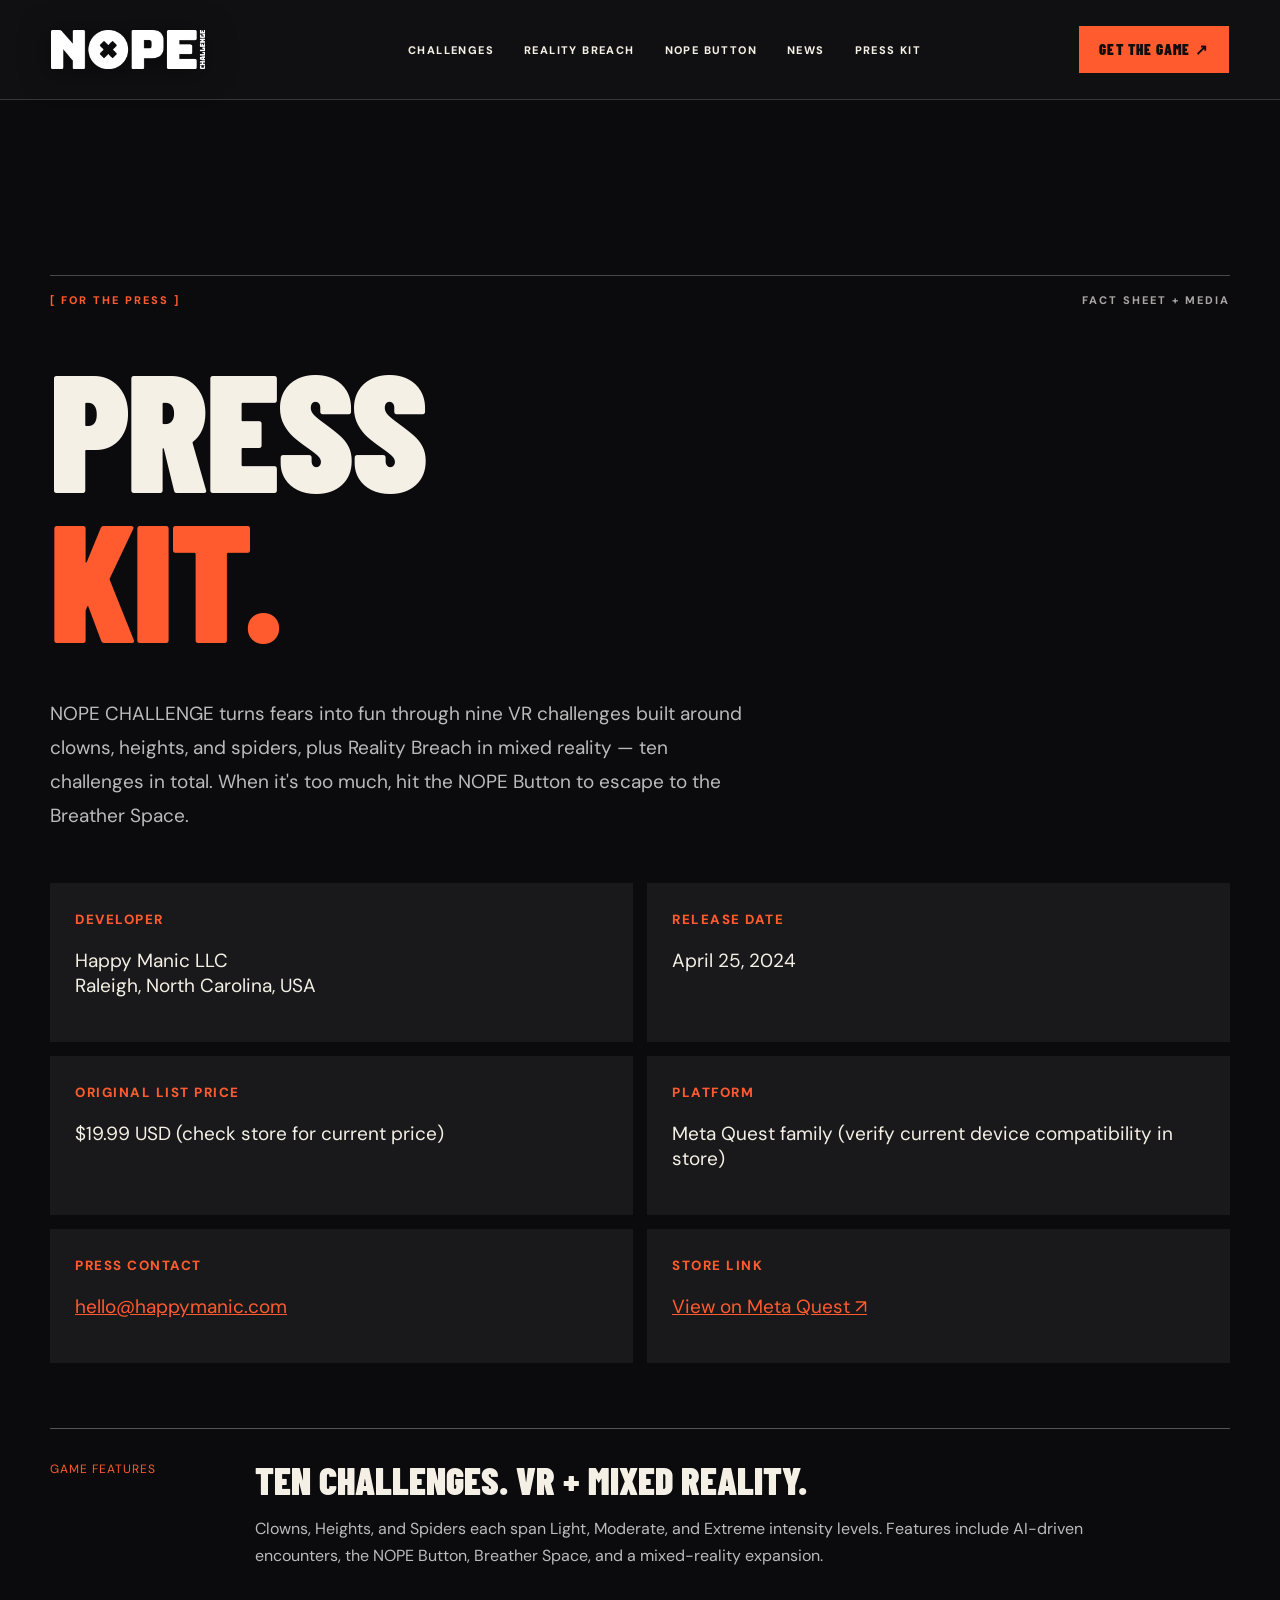
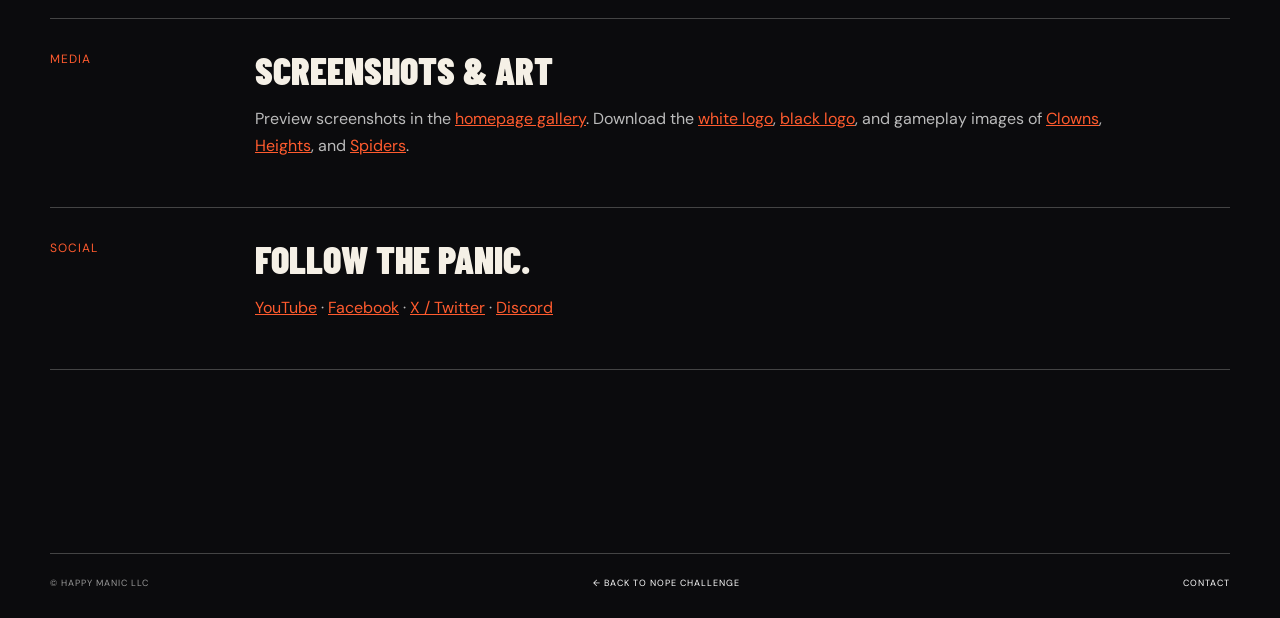
<file: press-kit/index.html>
<!doctype html><html lang="en"><head><meta charset="utf-8"><meta name="viewport" content="width=device-width,initial-scale=1"><link rel="stylesheet" href="../styles.css"><link href="https://fonts.googleapis.com/css2?family=Barlow+Condensed:wght@600;700;800;900&family=DM+Sans:wght@400;500;600;700&display=swap" rel="stylesheet"><link rel="icon" type="image/svg+xml" href="../assets/favicon.svg"><title>NOPE CHALLENGE Press Kit — Happy Manic</title><meta name="description" content="Official NOPE CHALLENGE press information, gameplay images, logos, and media contacts. A VR and mixed reality game for Meta Quest by Happy Manic."><link rel="canonical" href="https://nopechallenge.com/press-kit/"><meta property="og:type" content="website"><meta property="og:site_name" content="NOPE CHALLENGE"><meta property="og:title" content="NOPE CHALLENGE Press Kit — Happy Manic"><meta property="og:description" content="Official NOPE CHALLENGE press information, gameplay images, logos, and media contacts. A VR and mixed reality game for Meta Quest by Happy Manic."><meta property="og:url" content="https://nopechallenge.com/press-kit/"><meta property="og:image" content="https://nopechallenge.com/assets/social-preview.jpg"><meta property="og:image:alt" content="NOPE CHALLENGE official trailer artwork featuring a robotic clown"><meta name="twitter:card" content="summary_large_image"><meta name="twitter:title" content="NOPE CHALLENGE Press Kit — Happy Manic"><meta name="twitter:description" content="Official NOPE CHALLENGE press information, gameplay images, logos, and media contacts. A VR and mixed reality game for Meta Quest by Happy Manic."><meta name="twitter:image" content="https://nopechallenge.com/assets/social-preview.jpg"><script type="application/ld+json">{"@context":"https://schema.org","@graph":[{"@type":"Organization","@id":"https://nopechallenge.com/#developer","name":"Happy Manic LLC","url":"https://happymanic.com/"},{"@type":"WebSite","@id":"https://nopechallenge.com/#website","url":"https://nopechallenge.com/","name":"NOPE CHALLENGE","publisher":{"@id":"https://nopechallenge.com/#developer"},"inLanguage":"en"},{"@type":"WebPage","@id":"https://nopechallenge.com/press-kit/#page","url":"https://nopechallenge.com/press-kit/","name":"NOPE CHALLENGE Press Kit — Happy Manic","description":"Official NOPE CHALLENGE press information, gameplay images, logos, and media contacts. A VR and mixed reality game for Meta Quest by Happy Manic.","isPartOf":{"@id":"https://nopechallenge.com/#website"},"about":{"@id":"https://nopechallenge.com/#game"}},{"@type":"BreadcrumbList","itemListElement":[{"@type":"ListItem","position":1,"name":"NOPE CHALLENGE","item":"https://nopechallenge.com/"},{"@type":"ListItem","position":2,"name":"NOPE CHALLENGE Press Kit","item":"https://nopechallenge.com/press-kit/"}]}]}</script></head><body><header class="nav sub-nav"><a class="brand" href="../"><img src="../assets/logo-white.png" alt="NOPE CHALLENGE" class="site-logo"></a><nav id="navigation"><a href="../#challenges">CHALLENGES</a><a href="../#reality">REALITY BREACH</a><a href="../#escape">NOPE BUTTON</a><a href="../news/">NEWS</a><a href="../press-kit/">PRESS KIT</a></nav><div class="nav-actions"><a class="button button-small" href="https://www.meta.com/experiences/4209841532432878/">GET THE GAME ↗</a><button class="menu-toggle" aria-controls="navigation" aria-expanded="false" aria-label="Toggle navigation">☰</button></div></header><main class="subpage container"><div class="section-index">[ FOR THE PRESS ] <span>FACT SHEET + MEDIA</span></div><h1>PRESS<br><span style="color:var(--orange)">KIT.</span></h1><p class="introtext">NOPE CHALLENGE turns fears into fun through nine VR challenges built around clowns, heights, and spiders, plus Reality Breach in mixed reality — ten challenges in total. When it's too much, hit the NOPE Button to escape to the Breather Space.</p><div class="press-data"><div><small>DEVELOPER</small><p>Happy Manic LLC<br>Raleigh, North Carolina, USA</p></div><div><small>RELEASE DATE</small><p>April 25, 2024</p></div><div><small>ORIGINAL LIST PRICE</small><p>$19.99 USD (check store for current price)</p></div><div><small>PLATFORM</small><p>Meta Quest family (verify current device compatibility in store)</p></div><div><small>PRESS CONTACT</small><p><a class="underline" href="mailto:hello@happymanic.com">hello@happymanic.com</a></p></div><div><small>STORE LINK</small><p><a class="underline" href="https://www.meta.com/experiences/4209841532432878/" target="_blank" rel="noopener noreferrer">View on Meta Quest ↗</a></p></div></div><div class="content-list"><article><time>GAME FEATURES</time><div><h2>TEN CHALLENGES. VR + MIXED REALITY.</h2><p>Clowns, Heights, and Spiders each span Light, Moderate, and Extreme intensity levels. Features include AI-driven encounters, the NOPE Button, Breather Space, and a mixed-reality expansion.</p></div></article><article><time>MEDIA</time><div><h2>SCREENSHOTS & ART</h2><p>Preview screenshots in the <a class="underline" href="../#gallery">homepage gallery</a>. Download the <a class="underline" href="../assets/logo-white.png" download>white logo</a>, <a class="underline" href="../assets/logo-black.png" download>black logo</a>, and gameplay images of <a class="underline" href="../assets/clowns.webp" download>Clowns</a>, <a class="underline" href="../assets/heights.webp" download>Heights</a>, and <a class="underline" href="../assets/spiders.webp" download>Spiders</a>.</p></div></article><article><time>SOCIAL</time><div><h2>FOLLOW THE PANIC.</h2><p><a class="underline" href="https://www.youtube.com/@nopechallenge">YouTube</a> · <a class="underline" href="https://www.facebook.com/nopechallenge">Facebook</a> · <a class="underline" href="https://twitter.com/NopeChallenge">X / Twitter</a> · <a class="underline" href="https://discord.gg/AuGu7J6nq8">Discord</a></p></div></article></div></main><footer><div class="container foot-bottom"><span>© HAPPY MANIC LLC</span><a href="../">← BACK TO NOPE CHALLENGE</a><a href="../contact/">CONTACT</a></div></footer><script src="../script.js"></script></body></html>
</file>
<file: styles.css>
:root{--bg:#0b0b0d;--panel:#141417;--line:#363639;--muted:#a19e9b;--paper:#f5f0e6;--orange:#ff5b2e;--red:#e53c27}*{box-sizing:border-box}html{scroll-behavior:smooth}body{margin:0;background:var(--bg);color:var(--paper);font-family:'DM Sans',Arial,sans-serif;overflow-x:hidden}button,a{font:inherit}a{color:inherit;text-decoration:none}button{cursor:pointer}::selection{background:var(--orange);color:#111}.container{width:min(1360px,calc(100% - 100px));margin:auto}.noise{pointer-events:none;position:fixed;z-index:40;inset:0;opacity:.07;background-image:url("data:image/svg+xml,%3Csvg viewBox='0 0 180 180' xmlns='http://www.w3.org/2000/svg'%3E%3Cfilter id='n'%3E%3CfeTurbulence type='fractalNoise' baseFrequency='.8' numOctaves='3' stitchTiles='stitch'/%3E%3C/filter%3E%3Crect width='100%25' height='100%25' filter='url(%23n)'/%3E%3C/svg%3E")}.nav{position:absolute;top:0;left:0;width:100%;height:100px;z-index:15;display:flex;align-items:center;justify-content:space-between;padding:0 4%;border-bottom:1px solid #ffffff2a}.brand{display:inline-flex;align-items:flex-end;gap:8px;line-height:.76;flex-shrink:0}.brand-mark{font-family:'Barlow Condensed',Impact,sans-serif;font-weight:900;font-size:55px;letter-spacing:-4px}.brand-mark span{color:var(--orange)}.brand small{font-family:'Barlow Condensed',sans-serif;font-weight:800;font-size:11px;letter-spacing:2px;writing-mode:vertical-rl;transform:rotate(180deg);padding-bottom:2px}.nav nav{display:flex;align-items:center;gap:30px;margin-left:45px}.nav nav a{font-size:11px;font-weight:800;letter-spacing:1.4px;transition:color .2s}.nav nav a:hover,footer a:hover{color:var(--orange)}.nav-actions{display:flex;align-items:center;gap:14px}.button{display:inline-flex;align-items:center;justify-content:space-between;gap:45px;padding:20px 27px;background:var(--orange);color:#120d0c;font-family:'Barlow Condensed',Impact,sans-serif;font-size:18px;font-weight:900;letter-spacing:1.1px;text-transform:uppercase;border:1px solid var(--orange);transition:transform .2s,background .2s}.button:hover{transform:translateY(-3px);background:#ff7952}.button span{font-family:Arial;font-size:24px;font-weight:400}.button-small{padding:13px 19px;gap:25px;font-size:15px}.button-small span{font-size:20px}.button-outline{background:transparent;border-color:#ffffff66;color:var(--paper)}.button-outline:hover{background:#ffffff14}.menu-toggle{display:none;background:transparent;border:1px solid #555;color:white;padding:8px 11px;font-size:23px}.hero{min-height:790px;height:100vh;max-height:1080px;position:relative;overflow:hidden;display:flex;align-items:center}.hero-art,.hero-vignette,.hero-grid{position:absolute;inset:0}.hero-art{background-image:url('assets/clowns.webp');background-position:center center;background-size:cover;filter:saturate(.7)}.hero-vignette{background:linear-gradient(90deg,#070709 1%,#070709f0 26%,#08080bd0 53%,#0a090b38 100%),linear-gradient(0deg,#09090c 0%,transparent 33%,#0707095e 100%)}.hero-grid{opacity:.16;background-image:linear-gradient(to right,transparent 99.8%,white 100%),linear-gradient(to bottom,transparent 99.8%,white 100%);background-size:100px 100px;mask-image:linear-gradient(90deg,#000,transparent)}.hero-content{position:relative;z-index:2;padding-top:110px}.eyebrow,.section-index,.hero-meta,.hero-side,.scroll-cue,.closing-top{font-size:11px;letter-spacing:2px;font-weight:800}.eyebrow{color:#eee1da;display:flex;align-items:center;gap:13px}.dot{background:var(--orange);height:8px;width:8px;display:inline-block;border-radius:50%;box-shadow:0 0 15px var(--orange)}.slash{color:#888}.hero h1,h2,h3{font-family:'Barlow Condensed',Impact,sans-serif;text-transform:uppercase;line-height:.81;letter-spacing:-2px;margin:0}.hero h1{font-size:clamp(110px,13.4vw,235px);margin:32px 0 28px;font-weight:900;letter-spacing:-7px}.hero h1 em{font-style:normal;color:var(--orange)}.hero-subhead{display:block;color:transparent;-webkit-text-stroke:2px #f5f0e6;font-size:.61em;letter-spacing:-3px;margin-top:10px}.hero-content>p{font-size:17px;line-height:1.7;color:#d6d1cf;max-width:530px}.hero-buttons{display:flex;flex-wrap:wrap;gap:12px;margin-top:30px}.hero-meta{display:flex;align-items:center;gap:22px;color:#bcb1a9;margin-top:52px}.hero-meta .line{height:1px;width:27px;background:#888}.hero-side{position:absolute;right:18px;top:48%;writing-mode:vertical-rl;color:#eae6e1a8}.scroll-cue{position:absolute;bottom:26px;right:5%;color:#ddd}.scroll-cue span{color:var(--orange);margin-left:14px}.marquee{background:var(--orange);color:#130d0c;overflow:hidden;white-space:nowrap;padding:14px 0;transform:rotate(-1deg);position:relative;z-index:4}.marquee div{font:900 25px 'Barlow Condensed';letter-spacing:2px;width:max-content;animation:marquee 24s linear infinite}.marquee b{padding:0 38px}@keyframes marquee{to{transform:translateX(-50%)}}.section-index{border-top:1px solid #4a4748;padding-top:17px;display:flex;justify-content:space-between;color:var(--orange)}.section-index span{color:#a8a5a3}.intro{padding:125px 0 150px}.intro-layout{display:grid;grid-template-columns:1.1fr .9fr;gap:70px;margin-top:65px}.intro h2,.section-title-row h2,.escape h2{font-size:clamp(75px,8vw,140px);font-weight:900}.intro h2 span,.section-title-row h2 span,.escape h2 span{color:var(--orange)}.intro-copy{max-width:530px;padding-top:14px}.intro-copy p,.section-title-row>p,.fear-info>p,.breach-copy>p,.escape-copy>p,.gallery .section-title-row p{color:#aaa7a6;font-size:16px;line-height:1.85}.intro-copy .lead{color:var(--paper);font-size:23px;font-weight:600;line-height:1.5;margin-top:0}.micro-stats{border-top:1px solid #444;display:grid;grid-template-columns:repeat(3,1fr);gap:10px;margin-top:48px;padding-top:27px}.micro-stats strong{font:900 66px/.9 'Barlow Condensed';display:block}.micro-stats small{font-size:10px;letter-spacing:1.4px;color:#aaa}.challenges{padding:105px 0 120px;background:#19191b}.section-title-row{display:flex;justify-content:space-between;gap:70px;align-items:end;margin:57px 0}.section-title-row h2{font-size:clamp(72px,7vw,118px)}.section-title-row>p{max-width:385px;margin:0 0 5px}.fear-tabs{display:grid;grid-template-columns:repeat(3,1fr);border-bottom:1px solid #3f3f42;gap:8px}.fear-tab{background:transparent;border:none;border-bottom:4px solid transparent;color:#aaa;font:900 31px 'Barlow Condensed';text-align:left;padding:25px 15px 24px;display:flex;gap:12px;align-items:baseline;justify-content:space-between}.fear-tab span:first-child{font:700 11px 'DM Sans';color:#888}.fear-tab span:last-child{font:400 22px Arial}.fear-tab:hover,.fear-tab.active{color:#fff}.fear-tab.active{border-bottom-color:var(--orange)}.fear-panel{display:grid;grid-template-columns:1.2fr .8fr;min-height:520px;background:#101012}.fear-image{min-height:520px;position:relative;overflow:hidden}.fear-image img,.escape-photo img,.gallery-item img{width:100%;height:100%;object-fit:cover;display:block}.fear-image img{position:absolute;inset:0;filter:contrast(1.08)}.image-corner{position:absolute;bottom:20px;left:25px;background:#070707b8;padding:10px 14px;font-size:11px;letter-spacing:2px}.fear-info{padding:65px 7% 30px;display:flex;flex-direction:column}.warning{color:var(--orange);font-size:11px;letter-spacing:1.3px;font-weight:700}.fear-info h3{font-size:clamp(65px,5.8vw,105px);margin:27px 0}.fear-info>p{max-width:430px}.intensity-label{font-size:10px;letter-spacing:2px;margin-top:auto;padding-top:28px;color:#999;font-weight:800}.intensity{display:flex;gap:6px;margin:13px 0 37px}.intensity span{border:1px solid #555;padding:11px 15px;font:800 16px 'Barlow Condensed'}.intensity .hot{background:var(--orange);border-color:var(--orange);color:#18110d}.fear-counter{color:#777;font-size:10px;letter-spacing:2px}.breach{min-height:710px;position:relative;overflow:hidden;background:#101319}.breach-backdrop{position:absolute;inset:0;background:linear-gradient(90deg,#0c1014 0%,#0c1014f2 41%,#10131955 100%),url('assets/reality.webp') center/cover no-repeat}.breach-content{position:relative;padding-top:92px;padding-bottom:115px}.breach-copy{margin-top:76px;max-width:760px}.red-tag{border:1px solid var(--orange);color:var(--orange);display:inline-block;padding:10px 12px;font-weight:800;font-size:10px;letter-spacing:2px}.breach h2{font-size:clamp(90px,10vw,165px);margin:24px 0}.breach h2 span{color:var(--orange)}.breach-copy>p{max-width:550px;color:#ddd}.feature-chips{display:flex;gap:8px;flex-wrap:wrap;margin:30px 0 36px}.feature-chips span{font-size:11px;letter-spacing:1px;font-weight:700;border:1px solid #777;padding:11px 14px}.text-link{font:900 21px 'Barlow Condensed';letter-spacing:1px;border-bottom:2px solid var(--orange);padding-bottom:9px}.text-link span{color:var(--orange);margin-left:18px}.escape{padding:130px 0;background:#ebe6dc;color:#151515}.escape-grid{display:grid;grid-template-columns:1fr 1fr;gap:8%;align-items:center}.escape .section-index{border-color:#aaa}.escape .section-index span{color:#555}.escape h2{margin:60px 0 26px}.escape-copy>p{color:#4c4b49;max-width:500px}.escape .button-outline{color:#171717;border-color:#777;margin-top:26px}.escape-photo{position:relative;height:600px;transform:rotate(2deg);box-shadow:25px 25px 0 #d0c9bc;overflow:hidden}.escape-photo img{object-position:center}.photo-stamp{position:absolute;bottom:20px;left:20px;padding:15px 22px;background:var(--orange);color:#17100e;font:900 37px/.9 'Barlow Condensed';transform:rotate(-5deg)}.photo-stamp span{font-size:20px}.gallery{padding:125px 0}.gallery-grid{display:grid;grid-template-columns:1.3fr 1fr;grid-template-rows:260px 260px;gap:15px}.gallery-item{position:relative;padding:0;background:#222;border:0;overflow:hidden;text-align:left}.gallery-item.large{grid-row:span 2}.gallery-item img{transition:transform .5s,filter .5s;filter:saturate(.8)}.gallery-item:hover img{transform:scale(1.04);filter:saturate(1.1)}.gallery-item>span{position:absolute;bottom:0;left:0;right:0;padding:30px 20px 18px;background:linear-gradient(transparent,#000b);font-size:11px;letter-spacing:1.5px;font-weight:800}.closing{padding:95px 0 115px;text-align:center;background:var(--orange);color:#110f0d}.closing-top{display:flex;justify-content:space-between;text-align:left;border-top:1px solid #1118;padding-top:16px}.closing h2{font-size:clamp(120px,17vw,280px);margin:67px 0 25px;letter-spacing:-8px}.closing h2 em{font-style:normal;color:transparent;-webkit-text-stroke:3px #17100e}.closing p{font-size:20px;font-weight:700;margin-bottom:29px}.button-light{background:#111;color:#fff;border-color:#111}.button-light:hover{background:#333}.closing-small{font-size:11px;font-weight:800;letter-spacing:2px;margin-top:27px}.closing-small span{margin:0 12px}footer{padding-top:73px;background:#0b0b0d}.footer-grid{display:grid;grid-template-columns:1.5fr 1fr 1fr 1.7fr;gap:25px;padding-bottom:80px}.footer-grid>div:not(.foot-pitch){display:flex;flex-direction:column;gap:14px}.foot-label{font-size:10px;letter-spacing:2px;color:var(--orange);margin-bottom:7px}.footer-grid a:not(.brand){font-size:13px;color:#bab5b1}.foot-pitch p{font:900 37px/1 'Barlow Condensed';margin:0 0 20px}.foot-pitch span{font-size:10px;letter-spacing:2px;color:#aaa}.foot-bottom{border-top:1px solid #444;padding:23px 0 29px;display:flex;justify-content:space-between;gap:15px;color:#999;font-size:9px;letter-spacing:1px}.foot-bottom a{color:#fff}dialog{max-width:95vw;max-height:95vh;background:#101010;border:1px solid #666;padding:15px}dialog::backdrop{background:#000e}dialog img{max-width:calc(95vw - 30px);max-height:calc(90vh - 30px);display:block}#lightbox-close{position:absolute;right:18px;top:18px;background:var(--orange);border:0;padding:10px 14px;font-weight:900}.subpage{padding:175px 0 110px;min-height:75vh}.subpage h1{font:900 clamp(80px,13vw,175px)/.9 'Barlow Condensed';letter-spacing:-3px;margin:45px 0}.subpage .introtext{max-width:700px;color:#bbb;line-height:1.8;font-size:19px}.content-list{margin-top:65px;border-top:1px solid #555}.content-list article{padding:32px 0;border-bottom:1px solid #444;display:grid;grid-template-columns:180px 1fr;gap:25px}.content-list time{font-size:12px;color:var(--orange);letter-spacing:1px}.content-list h2{font:900 38px 'Barlow Condensed';letter-spacing:0;line-height:1}.content-list p{color:#bbb;line-height:1.7;max-width:850px}.press-data{display:grid;grid-template-columns:repeat(2,1fr);gap:14px;margin-top:50px}.press-data>div{background:#19191b;padding:25px}.press-data small{color:var(--orange);letter-spacing:1.5px;font-weight:800}.press-data p{font-size:19px}.subpage a.underline{color:var(--orange);text-decoration:underline}.sub-nav{position:relative;background:#101012}.contact-link{font:900 clamp(35px,5vw,70px) 'Barlow Condensed';color:var(--orange);overflow-wrap:anywhere}@media(max-width:1100px){.nav nav{gap:14px;margin-left:15px}.nav nav a{font-size:9px}.container{width:calc(100% - 65px)}.hero h1{font-size:clamp(110px,15vw,170px)}.intro-layout{gap:30px}.escape-photo{height:500px}}@media(max-width:760px){.container{width:calc(100% - 36px)}.nav{height:75px;padding:0 18px}.brand-mark{font-size:43px}.nav .button-small{padding:12px 10px;font-size:12px;gap:8px}.nav nav{display:none;position:absolute;left:0;right:0;top:75px;margin:0;background:#101012;flex-direction:column;align-items:stretch;padding:14px 22px 25px;border-bottom:1px solid #666}.nav nav.open{display:flex}.nav nav a{font-size:13px;padding:10px 0}.menu-toggle{display:block}.hero{height:auto;min-height:810px}.hero-content{padding-top:140px;padding-bottom:90px}.hero h1{font-size:clamp(85px,18vw,140px);letter-spacing:-3px}.hero h1 .hero-subhead{letter-spacing:-1px}.hero-content>p{font-size:15px}.hero-art{background-position:65% center}.hero-vignette{background:linear-gradient(90deg,#070709e8,#0707099e),linear-gradient(0deg,#070709,transparent 75%)}.hero-side,.scroll-cue{display:none}.hero-meta{flex-wrap:wrap;font-size:9px;gap:10px;margin-top:38px}.hero-buttons .button{width:100%}.section-index{font-size:9px;letter-spacing:1px;gap:15px}.intro,.gallery{padding:75px 0}.intro-layout,.escape-grid,.fear-panel{grid-template-columns:1fr}.intro-layout{margin-top:43px}.intro h2,.section-title-row h2,.escape h2{font-size:clamp(70px,14vw,105px)}.intro-copy .lead{font-size:20px}.section-title-row{display:block;margin:38px 0}.section-title-row p{margin-top:22px}.challenges{padding:75px 0}.fear-tab{font-size:22px;padding:16px 7px}.fear-tab span:first-child{display:none}.fear-image{min-height:350px}.fear-info{padding:36px 26px}.fear-info h3{font-size:80px}.intensity-label{margin-top:25px}.breach{min-height:660px}.breach-content{padding:75px 0}.breach h2{font-size:clamp(78px,14vw,120px)}.breach-copy{margin-top:55px}.breach-backdrop{background:linear-gradient(90deg,#0c1014eb,#0c1014a8),url('assets/reality.webp') center/cover}.escape{padding:75px 0}.escape h2{margin:40px 0}.escape-photo{margin-top:40px;height:380px;box-shadow:12px 12px 0 #d0c9bc}.gallery-grid{grid-template-columns:1fr;grid-template-rows:none}.gallery-item,.gallery-item.large{height:260px;grid-row:auto}.closing{padding:70px 0}.closing h2{font-size:clamp(93px,18vw,180px);letter-spacing:-3px}.closing h2 em{-webkit-text-stroke:2px #111}.closing .button{width:100%;gap:10px;font-size:15px}.footer-grid{grid-template-columns:repeat(2,1fr);gap:45px}.foot-bottom{flex-direction:column;line-height:1.7}.subpage{padding-top:65px}.press-data{grid-template-columns:1fr}.content-list article{grid-template-columns:1fr;gap:8px}}@media(prefers-reduced-motion:reduce){*,*:before,*:after{animation:none!important;scroll-behavior:auto!important;transition:none!important}}

/* Brand restoration: replace temporary logo source with the official supplied artwork. */
.site-logo{display:block;width:165px;height:auto;max-height:66px;object-fit:contain;object-position:left center}.hero-logo{display:block;width:min(430px,66vw);height:auto;margin:0 0 24px;filter:drop-shadow(0 5px 22px #0009)}.hero h1{font-size:clamp(90px,10.5vw,180px);margin-top:23px}.hero-subhead{font-size:.85em}@media(max-width:760px){.site-logo{width:112px;max-height:55px}.hero-logo{width:min(310px,72vw)}.hero h1{font-size:clamp(77px,15vw,115px)}}

/* V3: original branding and art direction */
.site-logo{width:clamp(115px,12vw,184px);height:auto;max-height:56px;object-fit:contain;display:block}.hero-logo{width:min(530px,80vw);max-width:100%;height:auto;display:block;margin-bottom:20px}.footer-brand .site-logo{width:220px;max-height:none}.hero-art{background-image:url('assets/clowns.webp')!important;background-position:center 32%!important}.hero-vignette{background:linear-gradient(90deg,rgba(5,6,10,.96) 0%,rgba(5,6,10,.76) 43%,rgba(5,6,10,.15) 100%),linear-gradient(0deg,#090a10 0%,transparent 45%)}.breach-backdrop{background-image:linear-gradient(90deg,#090c14f2 0%,#090c14cc 45%,#090c1460 100%),url('assets/reality.webp')!important}.escape{background:#e9f2e5}.escape-photo{box-shadow:22px 22px 0 #bfd9ba}.closing{background:#eddfbd}.closing h2 em{-webkit-text-stroke-color:#111}.gallery-item img{filter:none}.fear-image img,.escape-photo img,.gallery-item img{object-fit:cover}.site-logo,.hero-logo{filter:drop-shadow(0 4px 15px #0008)}
@media(max-width:760px){.site-logo{width:118px;max-height:39px}.hero-logo{width:min(420px,85vw)}.hero-art{background-position:64% center!important}.escape-photo{box-shadow:12px 12px 0 #bfd9ba}}

/* V4: player feedback and social proof */
.hero-rating{display:inline-flex;align-items:center;gap:13px;flex-wrap:wrap;margin-top:23px;padding:12px 16px;border:1px solid #ffffff50;background:#101015bd;text-decoration:none;color:#f7f7f4;font-size:11px;font-weight:800;letter-spacing:1.2px}.hero-rating strong{font-size:19px;letter-spacing:0}.rating-stars{color:#ffb74d;font-size:19px;letter-spacing:2px}.hero-rating:hover{border-color:#ffb74d}.reviews{background:#131418;padding:110px 0 120px;color:#f3f1ed}.reviews-head{display:flex;justify-content:space-between;align-items:flex-end;gap:35px;margin:55px 0 36px}.reviews-kicker{font-size:11px;letter-spacing:2px;font-weight:800;color:#ffb74d}.reviews h2{font:900 clamp(65px,7.4vw,116px)/.91 'Barlow Condensed',sans-serif;letter-spacing:-2px;margin:17px 0 0}.reviews h2 em{font-style:normal;color:#ffb74d}.review-score{border:1px solid #ffffff40;display:flex;flex-direction:column;align-items:center;justify-content:center;padding:22px 35px;gap:6px;color:inherit;min-width:220px;flex-shrink:0}.review-score strong{font:900 78px/.95 'Barlow Condensed',sans-serif}.review-score strong span{font-size:29px;color:#aaa}.review-score small{font-size:10px;letter-spacing:1.4px;font-weight:800;color:#ddd}.reviews-grid{display:grid;grid-template-columns:repeat(3,minmax(0,1fr));gap:14px}.review-card{margin:0;background:#202127;border:1px solid #ffffff16;padding:27px;display:flex;flex-direction:column;min-height:275px}.quote-mark{font:900 74px/.7 Georgia,serif;color:#ffb74d}.review-card p{font-size:clamp(21px,2.2vw,30px);font-weight:700;line-height:1.3;margin:24px 0 30px;flex:1}.review-card footer{background:transparent;padding:15px 0 0;border-top:1px solid #ffffff25;display:flex;flex-direction:column;gap:7px}.review-card footer strong{font:900 17px 'Barlow Condensed',sans-serif;letter-spacing:1px}.review-card footer span{font-size:11px;color:#bbb}.reviews-bottom{display:flex;gap:20px;align-items:center;justify-content:space-between;margin-top:32px}.reviews-bottom p{color:#aaa;font-size:13px}.reviews-bottom .text-link{font-size:18px;white-space:nowrap}@media(max-width:900px){.reviews-grid{grid-template-columns:1fr}.review-card{min-height:180px}.reviews-head{align-items:flex-start}.review-score{min-width:165px;padding:18px}.review-score strong{font-size:62px}}@media(max-width:760px){.reviews{padding:75px 0}.reviews-head{display:block}.review-score{display:inline-flex;margin-top:30px}.reviews h2{font-size:clamp(58px,12vw,90px)}.reviews-bottom{align-items:flex-start;flex-direction:column}.hero-rating{font-size:10px;gap:8px}}

/* V5: trailer-first opening */
.hero-trailer{height:auto;max-height:none;min-height:760px;background:radial-gradient(ellipse at 90% 30%,#422219 0,transparent 58%),#0b0b0d;padding:155px 0 55px}
.hero-trailer .hero-content{padding:0;display:grid;grid-template-columns:minmax(0,.85fr) minmax(0,1.25fr);column-gap:60px;row-gap:0;align-items:center}
.hero-heading{grid-column:1;grid-row:1}.hero-trailer .hero-logo{width:235px;margin:0 0 24px}.hero-trailer .eyebrow{font-size:10px;letter-spacing:1.2px;line-height:1.6}
.hero-trailer h1{font-size:clamp(56px,5.5vw,86px);letter-spacing:-2px;line-height:.95;margin:24px 0 20px}.hero-trailer .hero-subhead{font-size:1.2em;letter-spacing:-2px;margin-top:4px}
.hero-details{grid-column:1;grid-row:2}.hero-details>p{font-size:16px;line-height:1.7;color:#c4c1bd;max-width:440px;margin:0}.hero-trailer .hero-buttons{margin-top:24px;gap:18px;align-items:center}.hero-trailer .button{font-size:17px;padding:17px 21px;gap:22px}.hero-explore{font-size:12px;color:#d2cbc6;text-decoration:underline;text-underline-offset:5px}.hero-trailer .hero-rating{border:0;background:none;padding:0;margin-top:24px;font-size:9px;gap:10px}.hero-trailer .hero-rating strong{font-size:16px}
.trailer-feature{grid-column:2;grid-row:1 / span 2;min-width:0}.trailer-kicker{font:800 13px 'DM Sans',Arial,sans-serif;letter-spacing:2px;color:var(--orange);margin-bottom:18px}.trailer-screen{aspect-ratio:16/9;background:#070709;border:1px solid #ffffff35;box-shadow:0 25px 80px #0008;position:relative;overflow:hidden}.trailer-play{display:block;width:100%;height:100%;position:relative;border:0;padding:0;background:#111;color:#fff}.trailer-play>img{width:100%;height:100%;object-fit:contain;display:block}.trailer-play-label{position:absolute;inset:0;display:flex;flex-direction:column;align-items:center;justify-content:center;gap:14px;background:linear-gradient(0deg,#0008,transparent 65%);font:900 20px 'Barlow Condensed',Impact,sans-serif;letter-spacing:1.5px;text-shadow:0 2px 12px #000}.play-circle{width:72px;height:72px;border-radius:50%;display:grid;place-items:center;padding-left:5px;background:var(--orange);color:#17100d;font:28px Arial;text-shadow:none;box-shadow:0 0 0 10px #ff5b2e25}.trailer-play:hover .play-circle{background:#ff855c;transform:scale(1.06)}.trailer-play:focus-visible{outline:3px solid white;outline-offset:-5px}.trailer-screen iframe{position:absolute;inset:0;width:100%;height:100%;border:0}.trailer-caption{display:flex;justify-content:space-between;gap:15px;margin-top:16px;color:#a5a09b;font-size:9px;letter-spacing:1px;line-height:1.6}.trailer-caption a{color:#ddd;text-decoration:underline;text-underline-offset:4px}.hero-trailer .hero-meta{grid-column:1/-1;margin-top:44px;font-size:10px;padding-top:25px;border-top:1px solid #ffffff20}
@media(max-width:1100px){.hero-trailer .hero-content{column-gap:30px}.hero-trailer{padding-top:145px}.trailer-caption{flex-direction:column;gap:5px}}
@media(max-width:760px){.hero-trailer{padding:110px 0 38px;min-height:0}.hero-trailer .hero-content{grid-template-columns:1fr;gap:26px}.hero-heading{grid-column:1;grid-row:1}.hero-trailer .hero-logo{width:180px;margin-bottom:16px}.hero-trailer h1{font-size:clamp(48px,10vw,72px);margin:16px 0 0}.hero-trailer .hero-subhead{display:inline;font-size:1em;margin:0 0 0 8px;-webkit-text-stroke:1px #f5f0e6}.trailer-feature{grid-column:1;grid-row:2}.hero-details{grid-column:1;grid-row:3}.trailer-kicker{font-size:10px;margin-bottom:12px}.trailer-caption{flex-direction:row;font-size:8px;gap:12px}.hero-details>p{font-size:15px}.hero-trailer .hero-buttons .button{width:auto}.hero-trailer .hero-meta{grid-column:1;grid-row:4;margin-top:0;font-size:8px;gap:10px}.play-circle{width:54px;height:54px;font-size:22px}.trailer-play-label{font-size:17px;gap:12px}}

/* V6: clear trailer controls, store destination, and challenge counts */
.trailer-caption{align-items:center;font-size:11px;letter-spacing:0}.trailer-control{display:inline-flex;align-items:center;gap:10px;background:transparent;color:var(--paper);padding:10px 0;border:0;font:700 15px 'DM Sans',Arial,sans-serif}.trailer-control span{color:var(--orange);font-size:15px}.trailer-control:hover{color:var(--orange)}.trailer-control:disabled{color:#aaa;cursor:default}.trailer-control:focus-visible{outline:2px solid var(--orange);outline-offset:4px}
.hero-trailer .quest-store-button{background:#f5f7fa;color:#17212d;border:1px solid #d8e0e8;border-radius:8px;text-transform:none;padding:14px 20px;gap:24px;letter-spacing:0}.hero-trailer .quest-store-button:hover{background:#fff}.quest-store-copy{display:flex;flex-direction:column;align-items:flex-start;gap:4px}.quest-store-copy small{font:700 9px 'DM Sans',Arial,sans-serif;letter-spacing:1.3px}.quest-store-copy strong{font:700 20px 'DM Sans',Arial,sans-serif}.micro-stats{grid-template-columns:repeat(3,minmax(0,1fr));gap:20px}.micro-stats strong{font-size:clamp(38px,4.4vw,66px);white-space:nowrap}.micro-stats small{display:block;line-height:1.7;margin-top:10px;font-size:9px;letter-spacing:1px}.hero-trailer .hero-heading{align-self:end}.hero-trailer h1{margin-top:22px}
@media(max-width:760px){.trailer-caption{flex-direction:row;flex-wrap:wrap;gap:8px}.trailer-caption a{font-size:10px}.micro-stats{gap:12px}.micro-stats strong{font-size:clamp(30px,8vw,52px)}.micro-stats small{font-size:8px;letter-spacing:.5px}.hero-trailer .hero-meta{line-height:1.8}.hero-trailer .hero-buttons{gap:20px}}

/* Supplied Meta Quest button artwork */
.hero-trailer .quest-store-button{display:inline-flex;background:transparent;border:0;padding:0;border-radius:16px;max-width:100%;line-height:0;transition:filter .2s,transform .2s}
.hero-trailer .quest-store-button img{display:block;width:260px;max-width:100%;height:auto}
.hero-trailer .quest-store-button:hover{background:transparent;filter:brightness(1.15) drop-shadow(0 0 12px #0082ff88);transform:translateY(-2px)}
.hero-trailer .quest-store-button:focus-visible{outline:3px solid #53b1ff;outline-offset:5px;filter:brightness(1.15) drop-shadow(0 0 12px #0082ff88)}

/* Gameplay clips: load on demand, with native accessible playback controls. */
.gameplay-preview{margin:0 0 40px;border:1px solid #ffffff29;background:#0b0b0d;overflow:hidden}.gameplay-preview figcaption{display:flex;align-items:center;justify-content:space-between;gap:18px;padding:18px 22px}.gameplay-preview figcaption span{font-size:10px;letter-spacing:1.5px;color:var(--orange);font-weight:800}.gameplay-preview figcaption strong{font-size:15px;font-weight:600}.gameplay-preview video{display:block;width:100%;height:auto;aspect-ratio:16/9;object-fit:contain;background:#000}.mr-preview{margin:45px 0 0;max-width:960px}.breach .breach-content{padding-bottom:85px}@media(max-width:760px){.gameplay-preview figcaption{align-items:flex-start;flex-direction:column;gap:8px;padding:16px}.gameplay-preview figcaption strong{font-size:14px}.mr-preview{margin-top:32px}}
</file>
